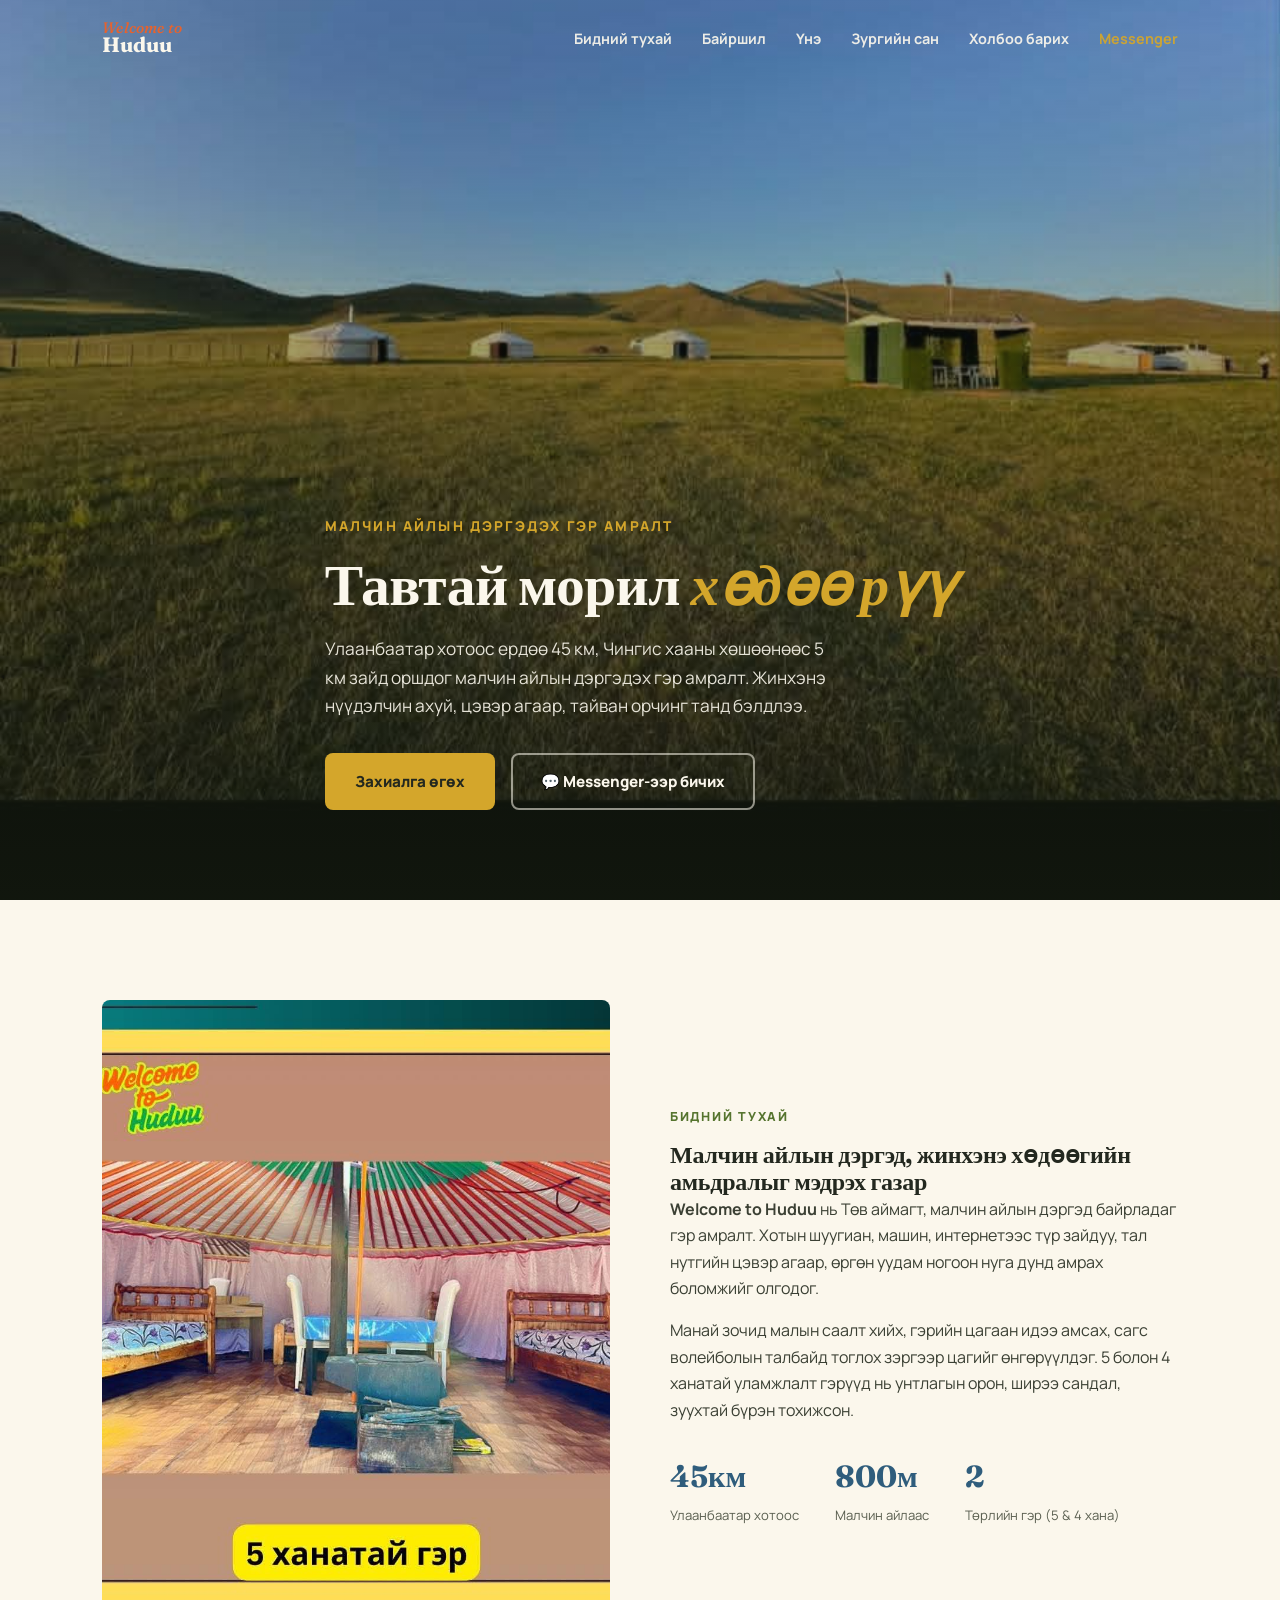
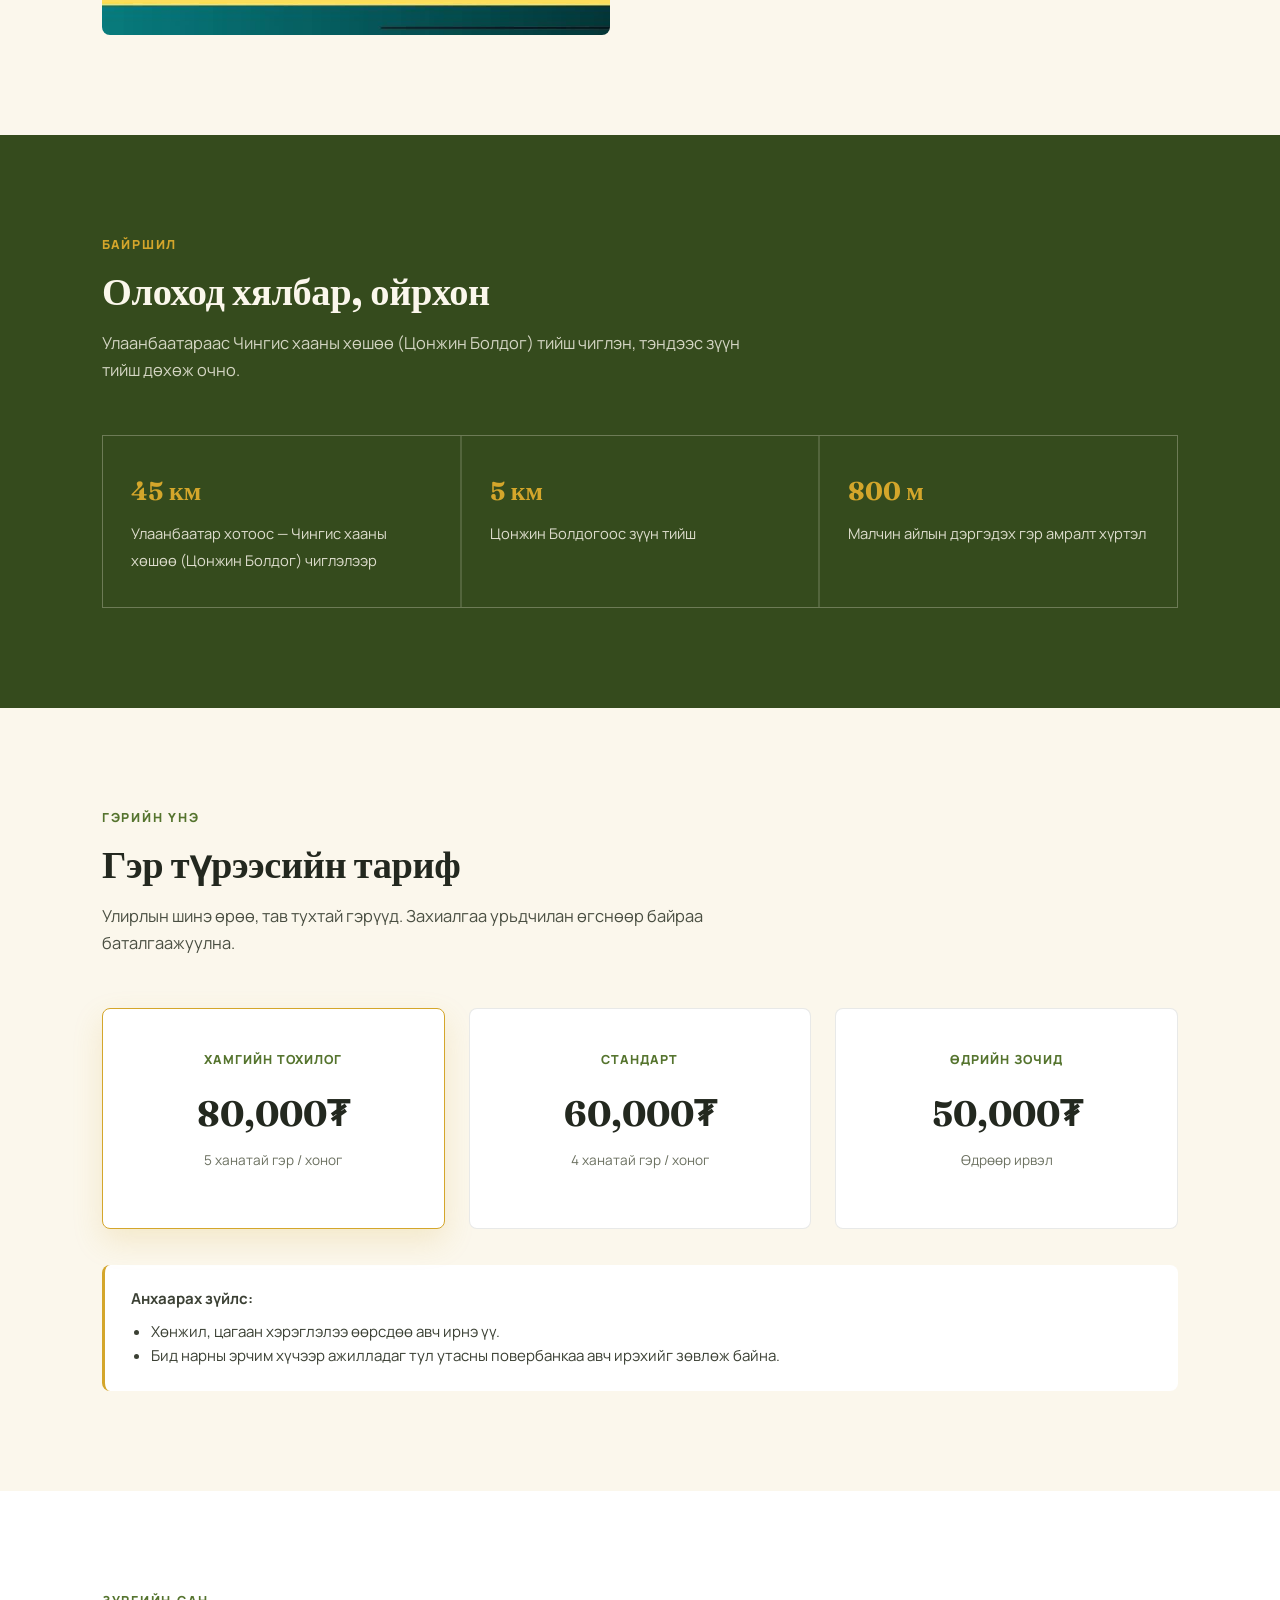
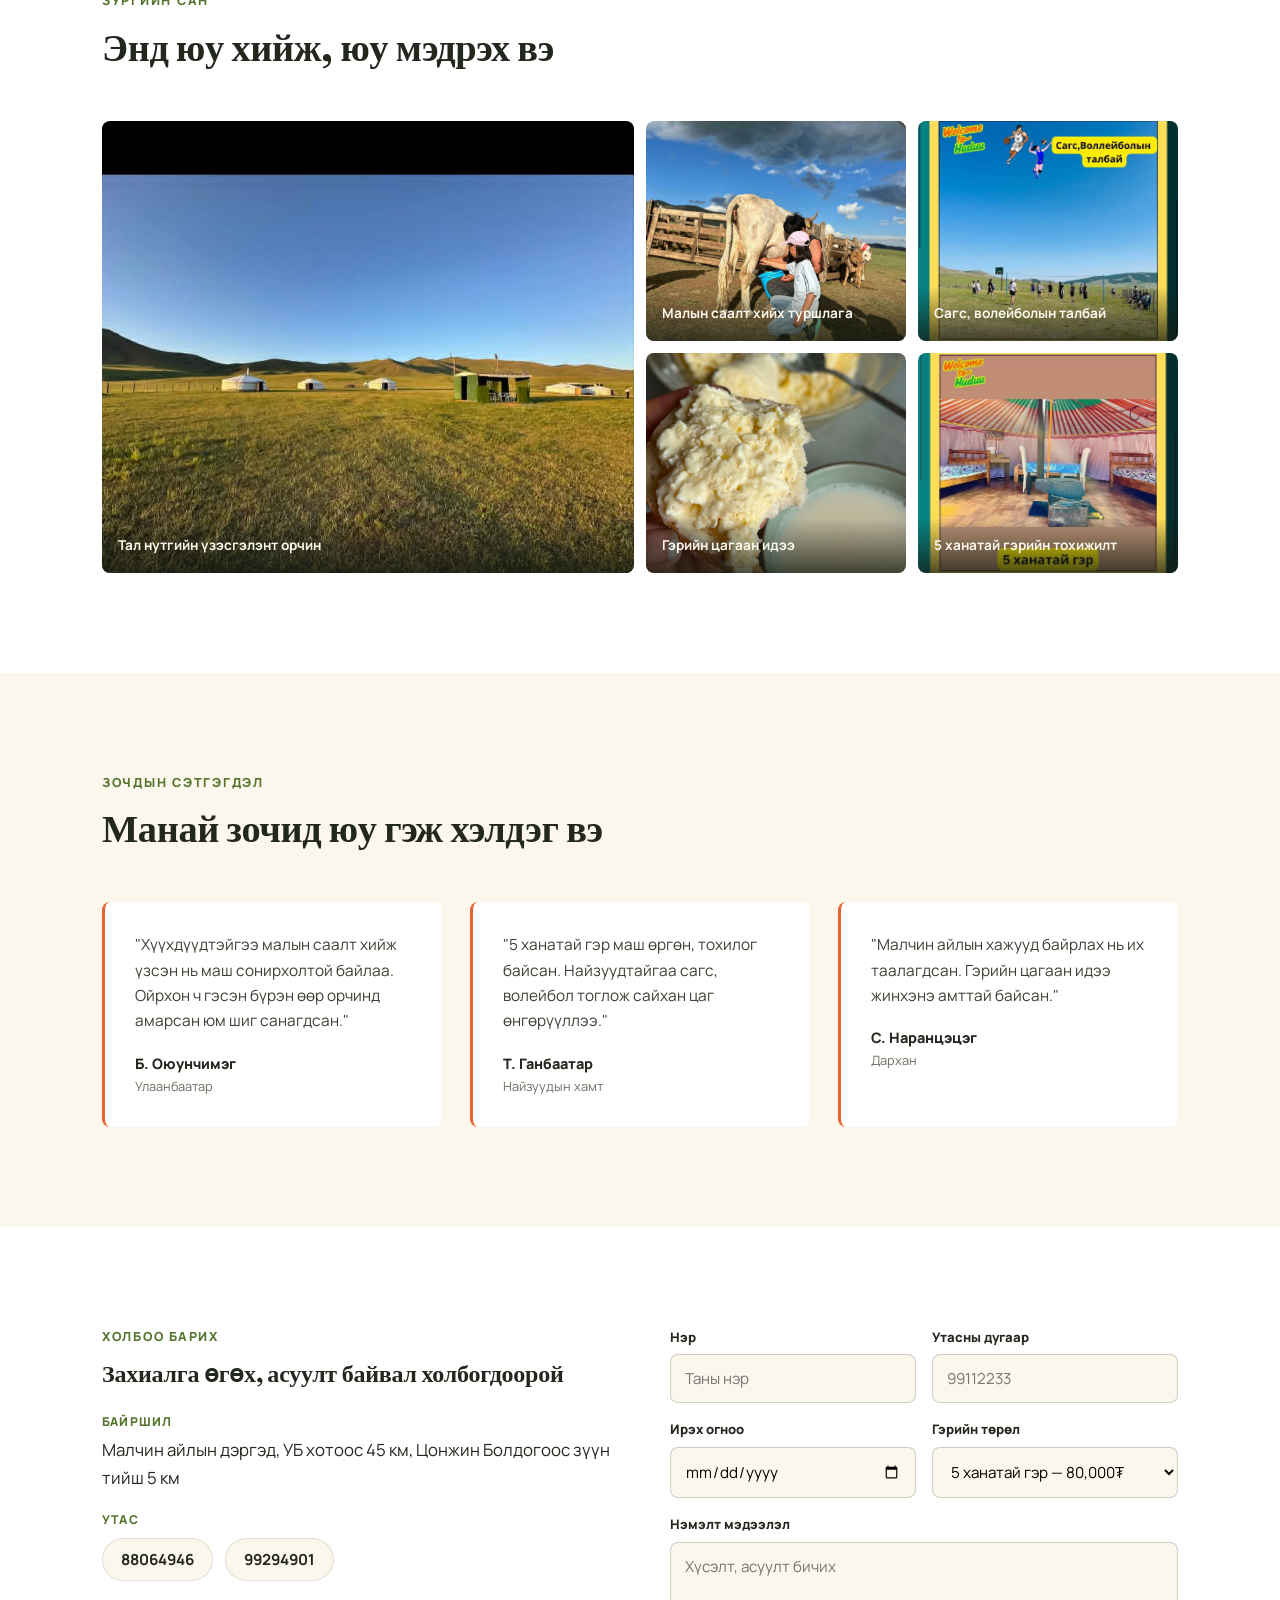
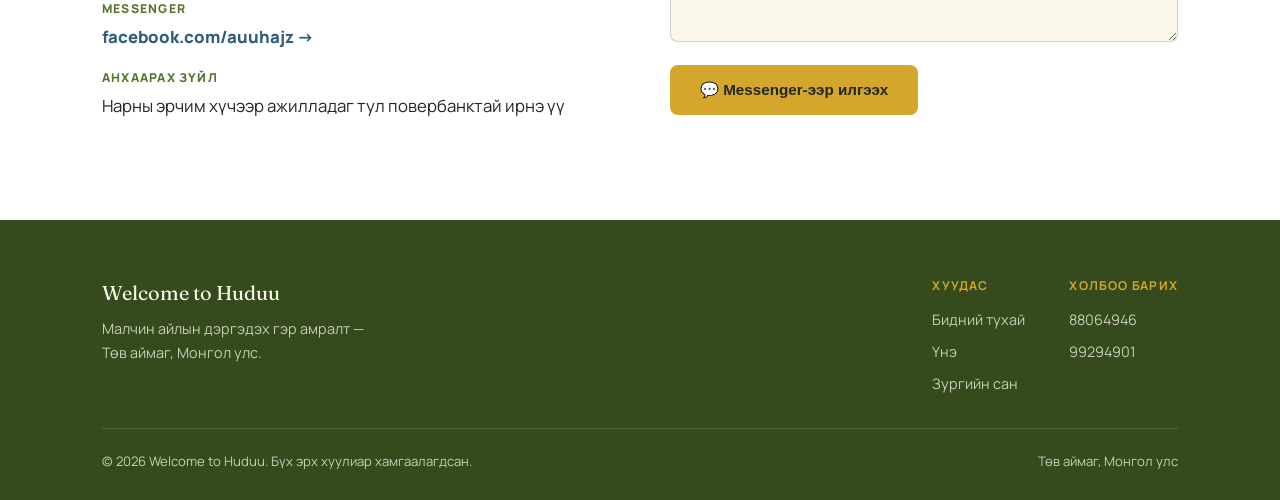
<file: index.html>
<!DOCTYPE html>
<html lang="mn">
<head>
<meta charset="UTF-8">
<meta name="viewport" content="width=device-width, initial-scale=1.0">
<title>Welcome to Huduu — Малчин айлын дэргэдэх гэр амралт</title>
<link rel="preconnect" href="https://fonts.googleapis.com">
<link rel="preconnect" href="https://fonts.gstatic.com" crossorigin>
<link href="https://fonts.googleapis.com/css2?family=Fraunces:ital,opsz,wght@0,9..144,400;0,9..144,600;0,9..144,700;1,9..144,500&family=Manrope:wght@400;500;600;700;800&display=swap" rel="stylesheet">
<style>
  :root{
    --color-sky:    #2F5D7C;
    --color-grass:  #55742E;
    --color-grass-dark: #354B1D;
    --color-gold:   #D4A62B;
    --color-orange: #E8622C;
    --color-cream:  #FBF7EC;
    --color-ink:    #23281F;
    --radius: 8px;
    --container: 1140px;
  }

  *{ box-sizing:border-box; margin:0; padding:0; }
  html{ scroll-behavior:smooth; }
  body{
    font-family:'Manrope', sans-serif;
    color:var(--color-ink);
    background:var(--color-cream);
    line-height:1.65;
    -webkit-font-smoothing:antialiased;
  }
  h1,h2,h3{ font-family:'Fraunces', serif; font-weight:700; line-height:1.12; letter-spacing:-0.01em; }
  a{ color:inherit; text-decoration:none; }
  img{ display:block; max-width:100%; }
  .container{ max-width:var(--container); margin:0 auto; padding:0 32px; }
  a:focus-visible, button:focus-visible, input:focus-visible, textarea:focus-visible{
    outline:3px solid var(--color-gold); outline-offset:3px;
  }

  /* ---------- NAV ---------- */
  .nav{
    position:fixed; top:0; left:0; right:0; z-index:100;
    padding:20px 0;
    transition: background .35s ease, padding .35s ease, box-shadow .35s ease;
  }
  .nav.scrolled{
    background:rgba(251,247,236,0.94);
    backdrop-filter: blur(6px);
    padding:12px 0;
    box-shadow:0 1px 0 rgba(35,40,31,0.1);
  }
  .nav .container{ display:flex; align-items:center; justify-content:space-between; }
  .brand{ display:flex; flex-direction:column; line-height:1; }
  .brand .l1{ font-family:'Fraunces', serif; font-style:italic; font-weight:500; font-size:0.95rem; color:var(--color-orange); }
  .brand .l2{ font-family:'Fraunces', serif; font-weight:700; font-size:1.3rem; color:var(--color-cream); transition:color .35s ease; }
  .nav.scrolled .brand .l2{ color:var(--color-grass-dark); }
  .nav-links{ display:flex; gap:30px; list-style:none; }
  .nav-links a{ font-size:0.9rem; font-weight:700; color:var(--color-cream); opacity:0.92; transition:color .35s ease; }
  .nav.scrolled .nav-links a{ color:var(--color-ink); }
  .nav-links a:hover{ text-decoration:underline; text-underline-offset:4px; }
  @media (max-width:760px){ .nav-links{ display:none; } }

  /* ---------- HERO ---------- */
  .hero{
    position:relative; min-height:100vh; display:flex; align-items:flex-end;
    background: linear-gradient(180deg, rgba(20,26,16,0.15) 0%, rgba(20,26,16,0.65) 78%, rgba(20,26,16,0.85) 100%),
                url('images/landscape-gers.jpg') center 60% / cover no-repeat;
  }
  .hero-content{ position:relative; z-index:2; color:var(--color-cream); padding:60px 0 90px; max-width:680px; }
  .eyebrow{ font-size:0.85rem; font-weight:800; letter-spacing:0.16em; text-transform:uppercase; color:var(--color-gold); margin-bottom:16px; display:block; }
  .hero h1{ font-size:clamp(2.2rem, 5vw, 3.6rem); margin-bottom:18px; }
  .hero h1 em{ font-style:italic; color:var(--color-gold); }
  .hero p{ font-size:1.08rem; color:rgba(251,247,236,0.9); max-width:520px; margin-bottom:32px; }
  .btn-row{ display:flex; gap:16px; flex-wrap:wrap; }
  .btn{ display:inline-block; padding:14px 28px; border-radius:var(--radius); font-weight:800; font-size:0.95rem;
        transition: transform .2s ease, box-shadow .2s ease; border:2px solid transparent; cursor:pointer; }
  .btn-primary{ background:var(--color-gold); color:var(--color-ink); }
  .btn-primary:hover{ transform:translateY(-2px); box-shadow:0 8px 20px rgba(212,166,43,0.4); }
  .btn-ghost{ background:transparent; border-color:rgba(251,247,236,0.55); color:var(--color-cream); }
  .btn-ghost:hover{ border-color:var(--color-cream); }

  /* ---------- SECTION HELPERS ---------- */
  section{ padding:100px 0; }
  .section-head{ max-width:640px; margin-bottom:52px; }
  .eyebrow-dark{ font-size:0.78rem; font-weight:800; letter-spacing:0.14em; text-transform:uppercase; color:var(--color-grass); margin-bottom:14px; display:block; }
  .section-head h2{ font-size:clamp(1.7rem, 3.2vw, 2.4rem); }
  .section-head p{ margin-top:16px; color:#4A4F42; font-size:1.03rem; }

  /* ---------- ABOUT ---------- */
  .about-grid{ display:grid; grid-template-columns:1fr 1fr; gap:60px; align-items:center; }
  .about-art{ border-radius:var(--radius); overflow:hidden; aspect-ratio:4/5; }
  .about-art img{ width:100%; height:100%; object-fit:cover; }
  .about-text p{ color:#3B4034; margin-bottom:16px; }
  .stat-row{ display:flex; gap:36px; margin-top:28px; flex-wrap:wrap; }
  .stat b{ font-family:'Fraunces', serif; font-size:1.9rem; display:block; color:var(--color-sky); }
  .stat span{ font-size:0.82rem; color:#5A5F50; }
  @media (max-width:860px){ .about-grid{ grid-template-columns:1fr; } }

  /* ---------- LOCATION ---------- */
  .location{ background:var(--color-grass-dark); color:var(--color-cream); }
  .location .eyebrow-dark{ color:var(--color-gold); }
  .location .section-head p{ color:rgba(251,247,236,0.8); }
  .loc-grid{ display:grid; grid-template-columns:repeat(3,1fr); gap:2px; background:rgba(251,247,236,0.15); border:1px solid rgba(251,247,236,0.15); }
  .loc-card{ background:var(--color-grass-dark); padding:34px 28px; }
  .loc-card b{ font-family:'Fraunces', serif; font-size:1.6rem; color:var(--color-gold); display:block; margin-bottom:8px; }
  .loc-card span{ font-size:0.92rem; color:rgba(251,247,236,0.85); }
  @media (max-width:760px){ .loc-grid{ grid-template-columns:1fr; } }

  /* ---------- PRICING ---------- */
  .pricing{ background:var(--color-cream); }
  .price-grid{ display:grid; grid-template-columns:repeat(3,1fr); gap:24px; }
  .price-card{ background:#fff; border:1px solid rgba(35,40,31,0.1); border-radius:var(--radius); padding:36px 28px; text-align:center; position:relative; }
  .price-card.featured{ border-color:var(--color-gold); box-shadow:0 12px 30px rgba(212,166,43,0.18); }
  .price-card .tag{ font-size:0.78rem; font-weight:800; text-transform:uppercase; letter-spacing:0.08em; color:var(--color-grass); }
  .price-card .amount{ font-family:'Fraunces', serif; font-size:2.2rem; font-weight:700; margin:14px 0 6px; color:var(--color-ink); }
  .price-card .unit{ font-size:0.85rem; color:#6B7060; margin-bottom:20px; display:block; }
  .price-note{ margin-top:36px; background:#fff; border-left:3px solid var(--color-gold); border-radius:var(--radius); padding:22px 26px; font-size:0.94rem; color:#3B4034; }
  .price-note ul{ margin-top:8px; padding-left:20px; }
  @media (max-width:860px){ .price-grid{ grid-template-columns:1fr; } }

  /* ---------- EXPERIENCE / GALLERY ---------- */
  .experience{ background:#fff; }
  .exp-grid{ display:grid; grid-template-columns:repeat(4,1fr); grid-auto-rows:220px; gap:12px; }
  .exp-grid figure{ position:relative; border-radius:var(--radius); overflow:hidden; }
  .exp-grid img{ width:100%; height:100%; object-fit:cover; transition:transform .4s ease; }
  .exp-grid figure:hover img{ transform:scale(1.05); }
  .exp-grid figcaption{
    position:absolute; left:0; right:0; bottom:0;
    padding:16px; font-size:0.85rem; font-weight:700; color:var(--color-cream);
    background:linear-gradient(180deg, rgba(20,26,16,0) 0%, rgba(20,26,16,0.75) 100%);
  }
  .exp-grid figure:nth-child(1){ grid-column:span 2; grid-row:span 2; }
  @media (max-width:860px){
    .exp-grid{ grid-template-columns:repeat(2,1fr); grid-auto-rows:180px; }
    .exp-grid figure:nth-child(1){ grid-column:span 2; grid-row:span 1; }
  }

  /* ---------- TESTIMONIALS ---------- */
  .testimonials{ background:var(--color-cream); }
  .testi-grid{ display:grid; grid-template-columns:repeat(3,1fr); gap:28px; }
  .testi-card{ background:#fff; padding:30px; border-radius:var(--radius); border-left:3px solid var(--color-orange); }
  .testi-card p{ font-size:0.96rem; margin-bottom:18px; color:#3B4034; }
  .testi-name{ font-weight:800; font-size:0.9rem; }
  .testi-role{ font-size:0.8rem; color:#6B7060; }
  @media (max-width:860px){ .testi-grid{ grid-template-columns:1fr; } }

  /* ---------- CONTACT ---------- */
  .contact{ background:#fff; }
  .contact-grid{ display:grid; grid-template-columns:1fr 1fr; gap:60px; }
  .contact-info dl{ margin-top:24px; }
  .contact-info dt{ font-size:0.76rem; text-transform:uppercase; letter-spacing:0.1em; color:var(--color-grass); font-weight:800; margin-top:18px; }
  .contact-info dd{ font-size:1.05rem; margin-top:4px; }
  .phone-row{ display:flex; gap:12px; flex-wrap:wrap; margin-top:8px; }
  .phone-pill{ background:var(--color-cream); border:1px solid rgba(35,40,31,0.12); border-radius:999px; padding:8px 18px; font-weight:700; font-size:0.95rem; }
  form{ display:flex; flex-direction:column; gap:16px; }
  .field-row{ display:grid; grid-template-columns:1fr 1fr; gap:16px; }
  label{ font-size:0.82rem; font-weight:800; margin-bottom:6px; display:block; }
  input, textarea{ width:100%; padding:13px 14px; border-radius:var(--radius); border:1px solid rgba(35,40,31,0.2); background:var(--color-cream); font-family:'Manrope', sans-serif; font-size:0.95rem; }
  textarea{ resize:vertical; min-height:100px; }
  @media (max-width:860px){ .contact-grid{ grid-template-columns:1fr; } .field-row{ grid-template-columns:1fr; } }

  /* ---------- FOOTER ---------- */
  footer{ background:var(--color-grass-dark); color:rgba(251,247,236,0.75); padding:56px 0 28px; }
  .footer-top{ display:flex; justify-content:space-between; flex-wrap:wrap; gap:28px; padding-bottom:32px; border-bottom:1px solid rgba(251,247,236,0.14); }
  .footer-brand{ font-family:'Fraunces', serif; color:var(--color-cream); font-size:1.25rem; margin-bottom:8px; }
  .footer-links{ display:flex; gap:44px; flex-wrap:wrap; }
  .footer-links h4{ font-size:0.76rem; text-transform:uppercase; letter-spacing:0.1em; color:var(--color-gold); margin-bottom:12px; }
  .footer-links ul{ list-style:none; display:flex; flex-direction:column; gap:8px; font-size:0.9rem; }
  .footer-bottom{ display:flex; justify-content:space-between; padding-top:22px; font-size:0.82rem; flex-wrap:wrap; gap:12px; }

  @media (prefers-reduced-motion: reduce){
    html{ scroll-behavior:auto; }
    *{ transition:none !important; }
  }
</style>
</head>
<body>

<nav class="nav" id="nav">
  <div class="container">
    <a class="brand" href="#top">
      <span class="l1">Welcome to</span>
      <span class="l2">Huduu</span>
    </a>
    <ul class="nav-links">
      <li><a href="#about">Бидний тухай</a></li>
      <li><a href="#location">Байршил</a></li>
      <li><a href="#pricing">Үнэ</a></li>
      <li><a href="#experience">Зургийн сан</a></li>
      <li><a href="#contact">Холбоо барих</a></li>
      <li><a href="https://m.me/auuhajz" target="_blank" rel="noopener" style="color:var(--color-gold);">Messenger</a></li>
    </ul>
  </div>
</nav>

<header class="hero" id="top">
  <div class="container hero-content">
    <span class="eyebrow">Малчин айлын дэргэдэх гэр амралт</span>
    <h1>Тавтай морил <em>хөдөө рүү</em></h1>
    <p>Улаанбаатар хотоос ердөө 45 км, Чингис хааны хөшөөнөөс 5 км зайд оршдог малчин айлын дэргэдэх гэр амралт. Жинхэнэ нүүдэлчин ахуй, цэвэр агаар, тайван орчинг танд бэлдлээ.</p>
    <div class="btn-row">
      <a href="#contact" class="btn btn-primary">Захиалга өгөх</a>
      <a href="https://m.me/auuhajz" target="_blank" rel="noopener" class="btn btn-ghost">💬 Messenger-ээр бичих</a>
    </div>
  </div>
</header>

<section class="about" id="about">
  <div class="container about-grid">
    <div class="about-art">
      <img src="images/ger-interior.jpg" alt="5 ханатай гэрийн дотоод тохижилт" loading="lazy">
    </div>
    <div class="about-text">
      <span class="eyebrow-dark">Бидний тухай</span>
      <h2>Малчин айлын дэргэд, жинхэнэ хөдөөгийн амьдралыг мэдрэх газар</h2>
      <p><strong>Welcome to Huduu</strong> нь Төв аймагт, малчин айлын дэргэд байрладаг гэр амралт. Хотын шуугиан, машин, интернетээс түр зайдуу, тал нутгийн цэвэр агаар, өргөн уудам ногоон нуга дунд амрах боломжийг олгодог.</p>
      <p>Манай зочид малын саалт хийх, гэрийн цагаан идээ амсах, сагс волейболын талбайд тоглох зэргээр цагийг өнгөрүүлдэг. 5 болон 4 ханатай уламжлалт гэрүүд нь унтлагын орон, ширээ сандал, зуухтай бүрэн тохижсон.</p>
      <div class="stat-row">
        <div class="stat"><b>45км</b><span>Улаанбаатар хотоос</span></div>
        <div class="stat"><b>800м</b><span>Малчин айлаас</span></div>
        <div class="stat"><b>2</b><span>Төрлийн гэр (5 & 4 хана)</span></div>
      </div>
    </div>
  </div>
</section>

<section class="location" id="location">
  <div class="container">
    <div class="section-head">
      <span class="eyebrow-dark">Байршил</span>
      <h2>Олоход хялбар, ойрхон</h2>
      <p>Улаанбаатараас Чингис хааны хөшөө (Цонжин Болдог) тийш чиглэн, тэндээс зүүн тийш дөхөж очно.</p>
    </div>
    <div class="loc-grid">
      <div class="loc-card">
        <b>45 км</b>
        <span>Улаанбаатар хотоос — Чингис хааны хөшөө (Цонжин Болдог) чиглэлээр</span>
      </div>
      <div class="loc-card">
        <b>5 км</b>
        <span>Цонжин Болдогоос зүүн тийш</span>
      </div>
      <div class="loc-card">
        <b>800 м</b>
        <span>Малчин айлын дэргэдэх гэр амралт хүртэл</span>
      </div>
    </div>
  </div>
</section>

<section class="pricing" id="pricing">
  <div class="container">
    <div class="section-head">
      <span class="eyebrow-dark">Гэрийн үнэ</span>
      <h2>Гэр түрээсийн тариф</h2>
      <p>Улирлын шинэ өрөө, тав тухтай гэрүүд. Захиалгаа урьдчилан өгснөөр байраа баталгаажуулна.</p>
    </div>
    <div class="price-grid">
      <div class="price-card featured">
        <span class="tag">Хамгийн тохилог</span>
        <div class="amount">80,000₮</div>
        <span class="unit">5 ханатай гэр / хоног</span>
      </div>
      <div class="price-card">
        <span class="tag">Стандарт</span>
        <div class="amount">60,000₮</div>
        <span class="unit">4 ханатай гэр / хоног</span>
      </div>
      <div class="price-card">
        <span class="tag">Өдрийн зочид</span>
        <div class="amount">50,000₮</div>
        <span class="unit">Өдрөөр ирвэл</span>
      </div>
    </div>
    <div class="price-note">
      <strong>Анхаарах зүйлс:</strong>
      <ul>
        <li>Хөнжил, цагаан хэрэглэлээ өөрсдөө авч ирнэ үү.</li>
        <li>Бид нарны эрчим хүчээр ажилладаг тул утасны повербанкаа авч ирэхийг зөвлөж байна.</li>
      </ul>
    </div>
  </div>
</section>

<section class="experience" id="experience">
  <div class="container">
    <div class="section-head">
      <span class="eyebrow-dark">Зургийн сан</span>
      <h2>Энд юу хийж, юу мэдрэх вэ</h2>
    </div>
    <div class="exp-grid">
      <figure>
        <img src="images/landscape-gers.jpg" alt="Тал нутагт байрлах гэрийн бааз, наран жаргалт" loading="lazy">
        <figcaption>Тал нутгийн үзэсгэлэнт орчин</figcaption>
      </figure>
      <figure>
        <img src="images/milking-cow.jpg" alt="Малын саалт хийж буй зочид" loading="lazy">
        <figcaption>Малын саалт хийх туршлага</figcaption>
      </figure>
      <figure>
        <img src="images/sports-court.jpg" alt="Сагс, волейболын талбай" loading="lazy">
        <figcaption>Сагс, волейболын талбай</figcaption>
      </figure>
      <figure>
        <img src="images/urum-food.jpg" alt="Гэрийн цагаан идээ, өрөм" loading="lazy">
        <figcaption>Гэрийн цагаан идээ</figcaption>
      </figure>
      <figure>
        <img src="images/ger-interior.jpg" alt="5 ханатай гэрийн дотоод" loading="lazy">
        <figcaption>5 ханатай гэрийн тохижилт</figcaption>
      </figure>
    </div>
  </div>
</section>

<section class="testimonials">
  <div class="container">
    <div class="section-head">
      <span class="eyebrow-dark">Зочдын сэтгэгдэл</span>
      <h2>Манай зочид юу гэж хэлдэг вэ</h2>
    </div>
    <div class="testi-grid">
      <div class="testi-card">
        <p>"Хүүхдүүдтэйгээ малын саалт хийж үзсэн нь маш сонирхолтой байлаа. Ойрхон ч гэсэн бүрэн өөр орчинд амарсан юм шиг санагдсан."</p>
        <div class="testi-name">Б. Оюунчимэг</div>
        <div class="testi-role">Улаанбаатар</div>
      </div>
      <div class="testi-card">
        <p>"5 ханатай гэр маш өргөн, тохилог байсан. Найзуудтайгаа сагс, волейбол тоглож сайхан цаг өнгөрүүллээ."</p>
        <div class="testi-name">Т. Ганбаатар</div>
        <div class="testi-role">Найзуудын хамт</div>
      </div>
      <div class="testi-card">
        <p>"Малчин айлын хажууд байрлах нь их таалагдсан. Гэрийн цагаан идээ жинхэнэ амттай байсан."</p>
        <div class="testi-name">С. Наранцэцэг</div>
        <div class="testi-role">Дархан</div>
      </div>
    </div>
  </div>
</section>

<section class="contact" id="contact">
  <div class="container contact-grid">
    <div class="contact-info">
      <span class="eyebrow-dark">Холбоо барих</span>
      <h2>Захиалга өгөх, асуулт байвал холбогдоорой</h2>
      <dl>
        <dt>Байршил</dt>
        <dd>Малчин айлын дэргэд, УБ хотоос 45 км, Цонжин Болдогоос зүүн тийш 5 км</dd>
        <dt>Утас</dt>
        <dd>
          <div class="phone-row">
            <span class="phone-pill">88064946</span>
            <span class="phone-pill">99294901</span>
          </div>
        </dd>
        <dt>Messenger</dt>
        <dd><a href="https://m.me/auuhajz" target="_blank" rel="noopener" style="font-weight:800; color:var(--color-sky);">facebook.com/auuhajz →</a></dd>
        <dt>Анхаарах зүйл</dt>
        <dd>Нарны эрчим хүчээр ажилладаг тул повербанктай ирнэ үү</dd>
      </dl>
    </div>
    <form id="bookingForm">
      <div class="field-row">
        <div>
          <label for="name">Нэр</label>
          <input id="name" name="name" type="text" placeholder="Таны нэр" required>
        </div>
        <div>
          <label for="phone">Утасны дугаар</label>
          <input id="phone" name="phone" type="tel" placeholder="99112233" required>
        </div>
      </div>
      <div class="field-row">
        <div>
          <label for="date">Ирэх огноо</label>
          <input id="date" name="date" type="date">
        </div>
        <div>
          <label for="gerType">Гэрийн төрөл</label>
          <select id="gerType" name="gerType" style="width:100%; padding:13px 14px; border-radius:8px; border:1px solid rgba(35,40,31,0.2); background:var(--color-cream); font-family:'Manrope',sans-serif; font-size:0.95rem;">
            <option value="5-wall">5 ханатай гэр — 80,000₮</option>
            <option value="4-wall">4 ханатай гэр — 60,000₮</option>
            <option value="day">Өдрөөр — 50,000₮</option>
          </select>
        </div>
      </div>
      <div>
        <label for="message">Нэмэлт мэдээлэл</label>
        <textarea id="message" name="message" placeholder="Хүсэлт, асуулт бичих"></textarea>
      </div>
      <button type="submit" class="btn btn-primary" style="align-self:flex-start;">💬 Messenger-ээр илгээх</button>
    </form>
  </div>
</section>

<footer>
  <div class="container">
    <div class="footer-top">
      <div>
        <div class="footer-brand">Welcome to Huduu</div>
        <p style="max-width:280px; font-size:0.9rem;">Малчин айлын дэргэдэх гэр амралт — Төв аймаг, Монгол улс.</p>
      </div>
      <div class="footer-links">
        <div>
          <h4>Хуудас</h4>
          <ul>
            <li><a href="#about">Бидний тухай</a></li>
            <li><a href="#pricing">Үнэ</a></li>
            <li><a href="#experience">Зургийн сан</a></li>
          </ul>
        </div>
        <div>
          <h4>Холбоо барих</h4>
          <ul>
            <li>88064946</li>
            <li>99294901</li>
          </ul>
        </div>
      </div>
    </div>
    <div class="footer-bottom">
      <span>© 2026 Welcome to Huduu. Бүх эрх хуулиар хамгаалагдсан.</span>
      <span>Төв аймаг, Монгол улс</span>
    </div>
  </div>
</footer>

<script>
  const nav = document.getElementById('nav');
  window.addEventListener('scroll', () => {
    nav.classList.toggle('scrolled', window.scrollY > 40);
  });

  const form = document.getElementById('bookingForm');
  const MESSENGER_USERNAME = 'auuhajz'; // facebook.com/auuhajz

  form.addEventListener('submit', (e) => {
    e.preventDefault();
    const name = document.getElementById('name').value || 'Зочин';
    const phone = document.getElementById('phone').value || '-';
    const date = document.getElementById('date').value || '-';
    const gerTypeSelect = document.getElementById('gerType');
    const gerType = gerTypeSelect.options[gerTypeSelect.selectedIndex].text;
    const message = document.getElementById('message').value || '-';

    const summary =
      `Сайн байна уу, захиалга хийе.\n` +
      `Нэр: ${name}\n` +
      `Утас: ${phone}\n` +
      `Ирэх огноо: ${date}\n` +
      `Гэрийн төрөл: ${gerType}\n` +
      `Нэмэлт: ${message}`;

    const messengerUrl = `https://m.me/${MESSENGER_USERNAME}?text=${encodeURIComponent(summary)}`;
    window.open(messengerUrl, '_blank', 'noopener');
  });
</script>

</body>
</html>
</file>
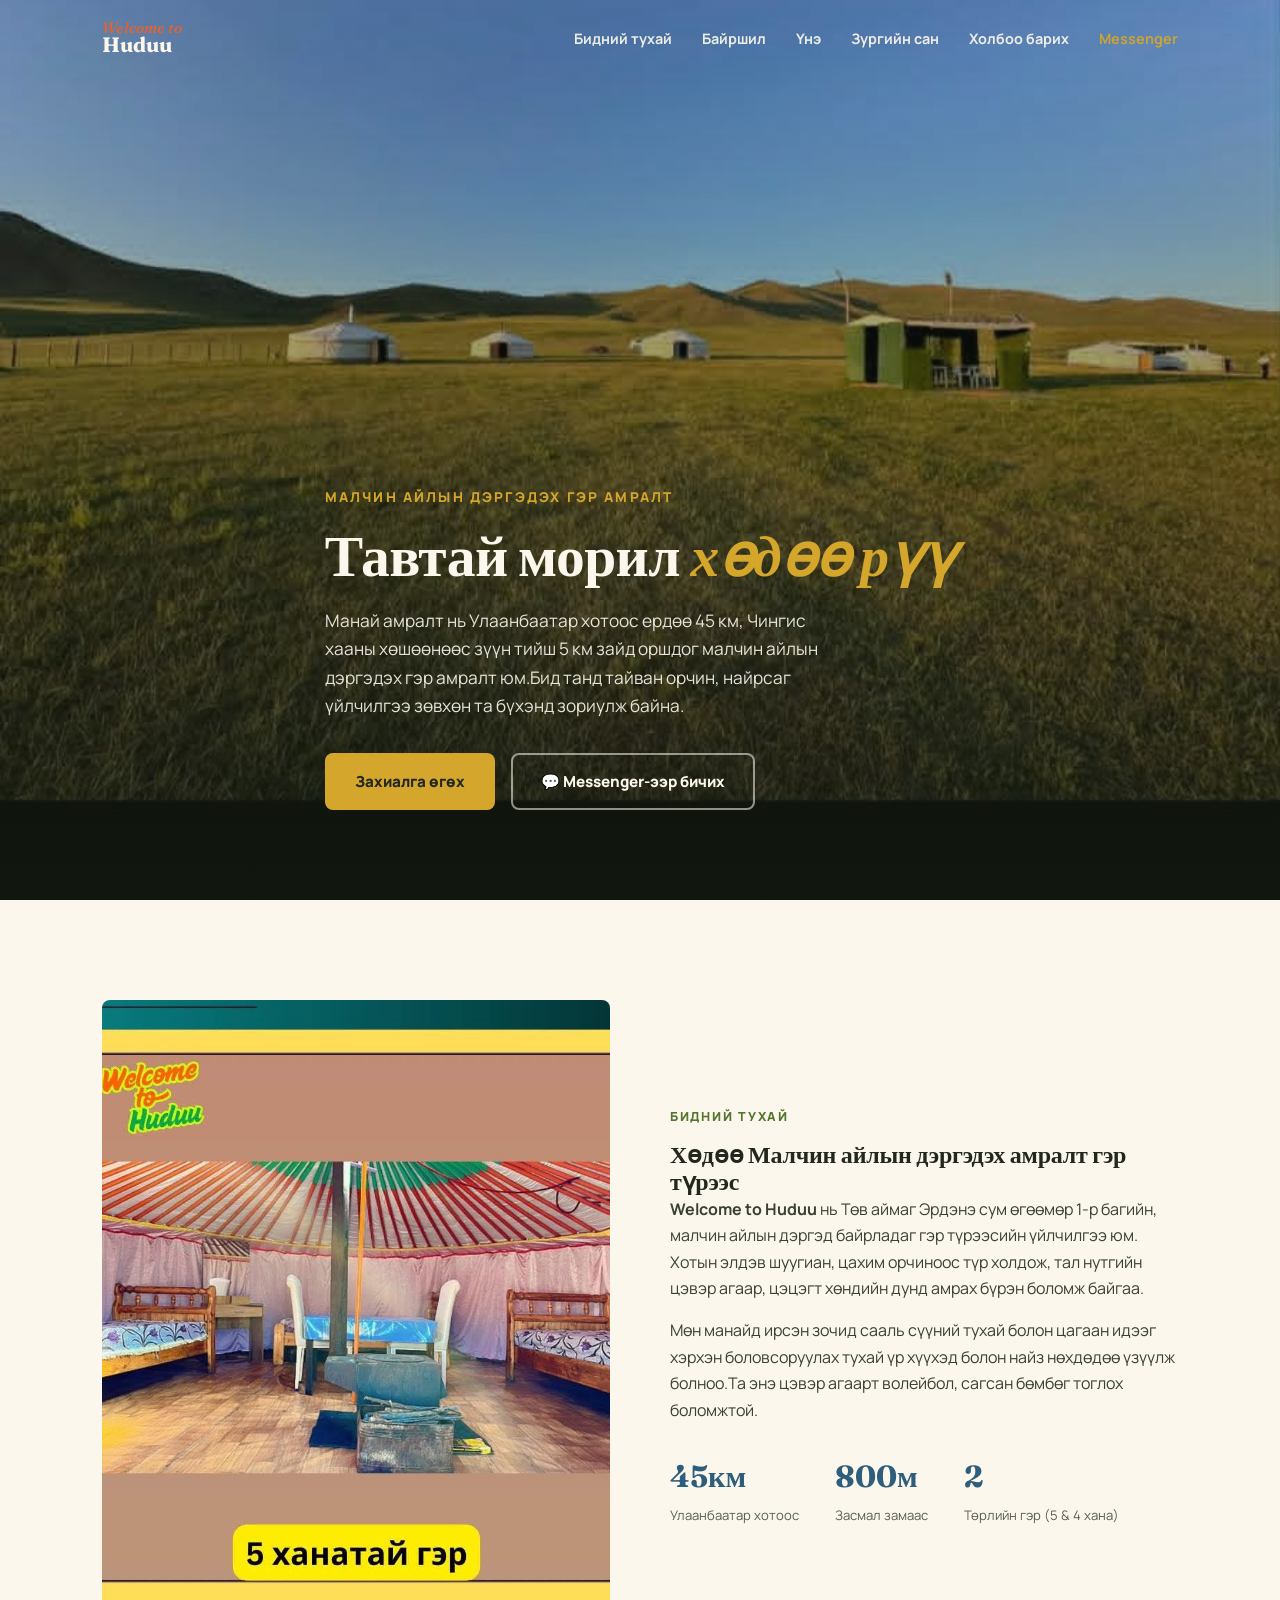
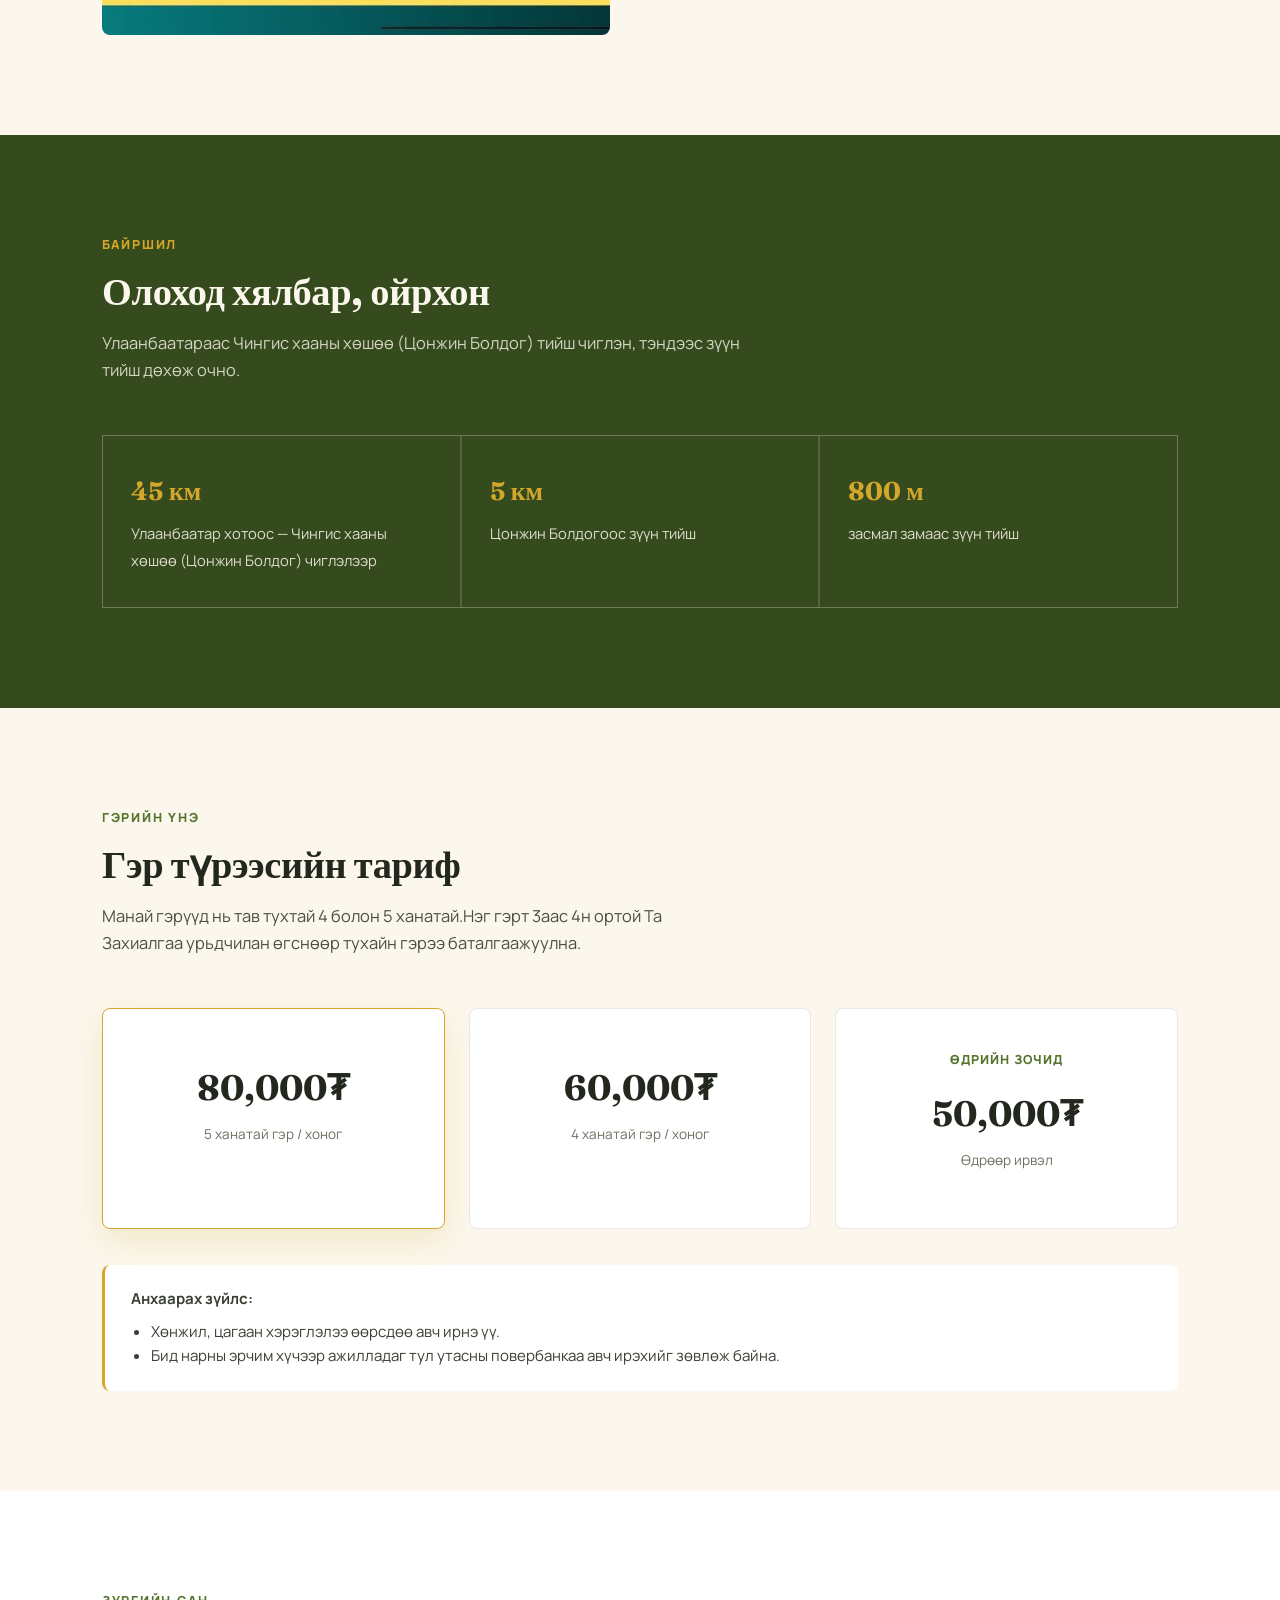
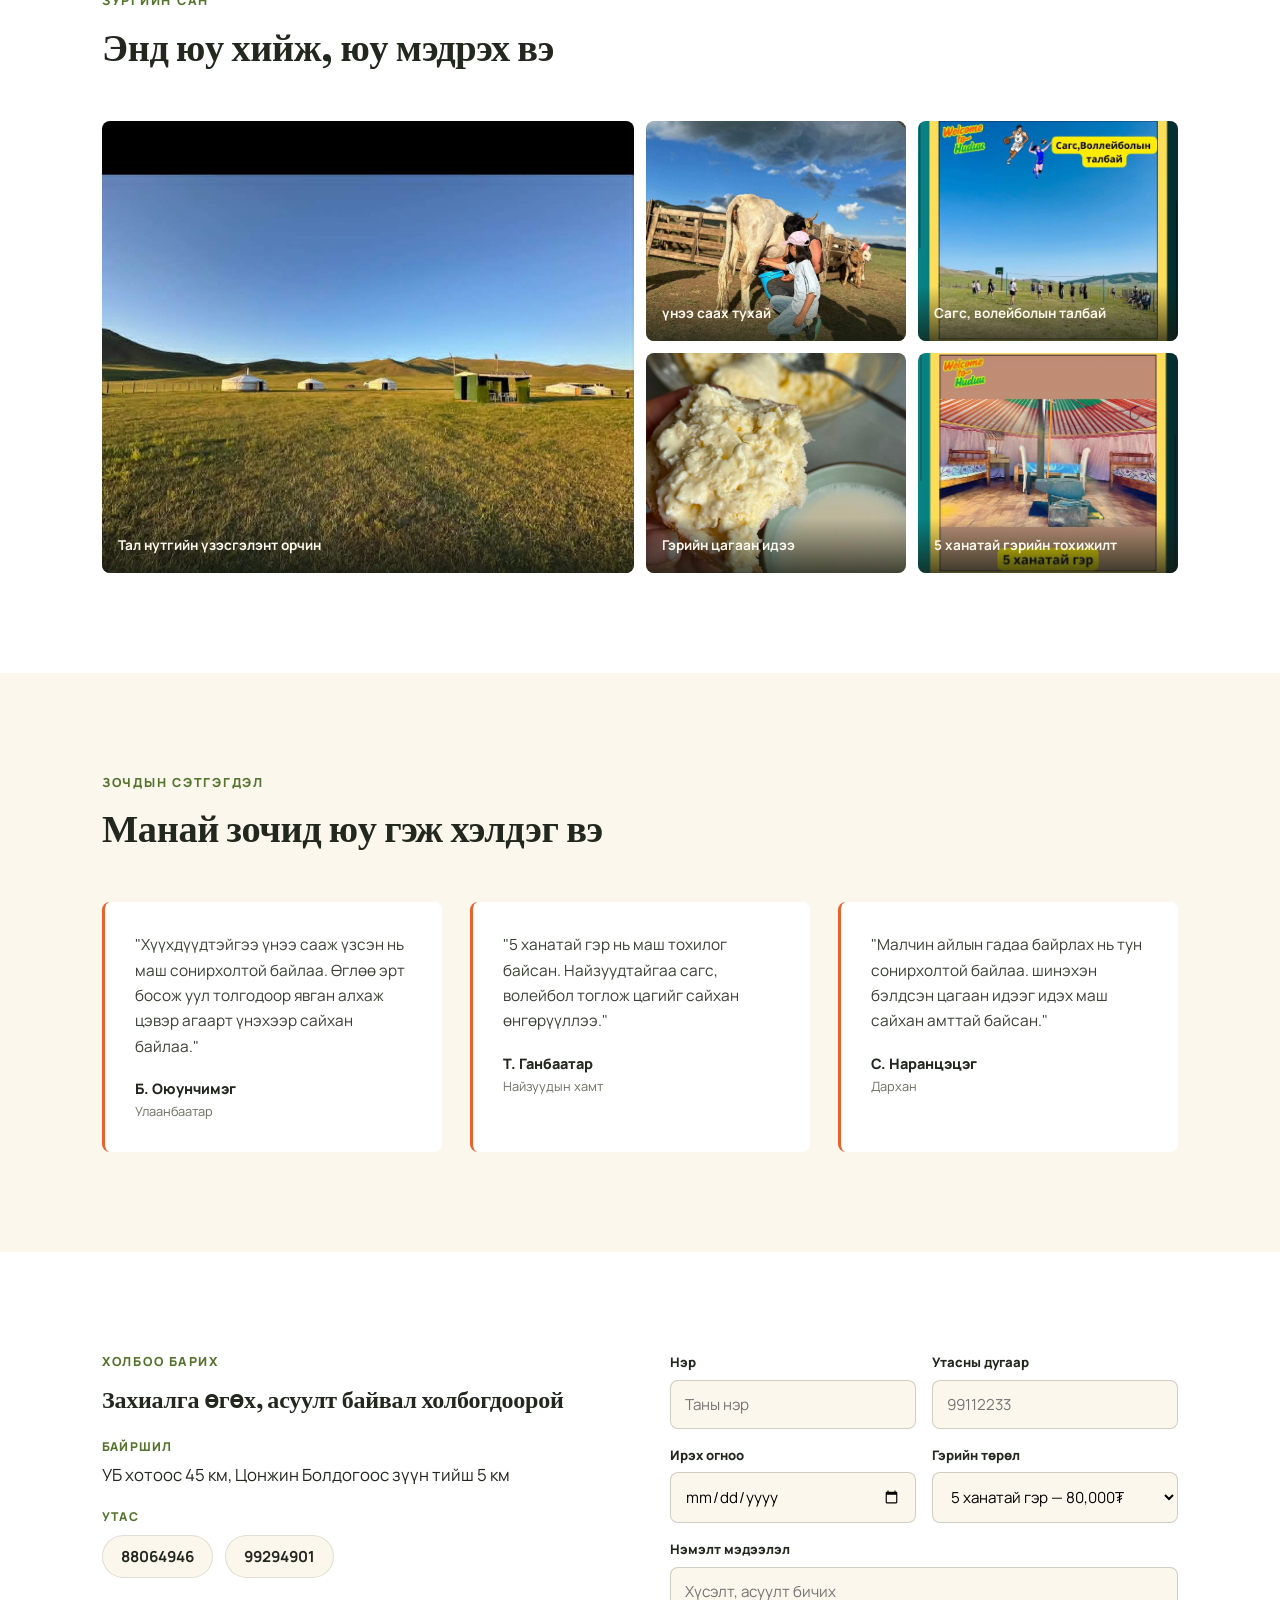
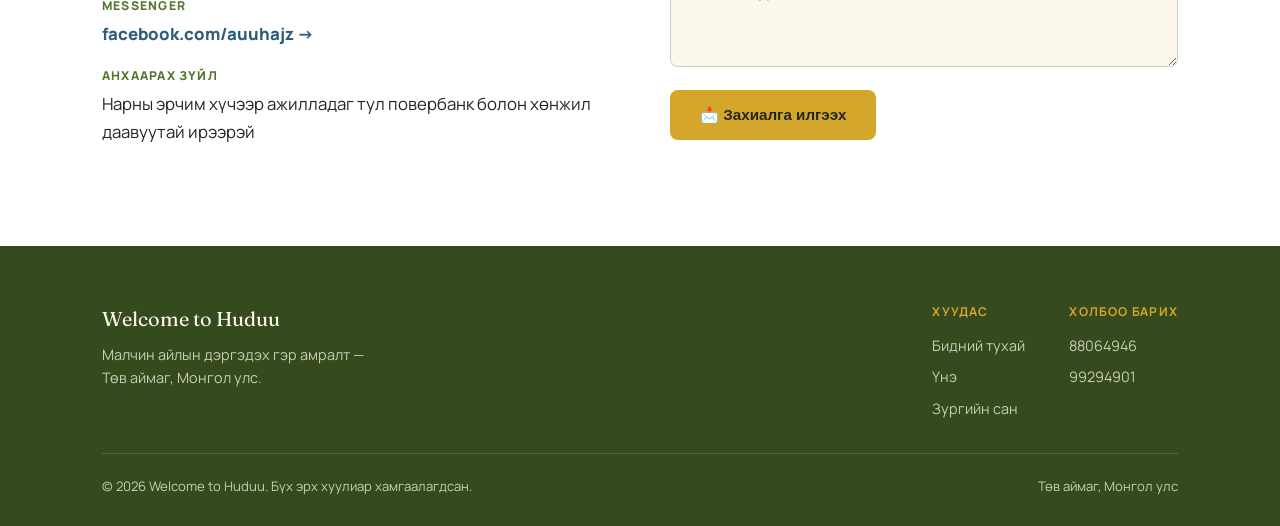
<file: gg.html>
<!DOCTYPE html>
<html lang="mn">
<head>
<meta charset="UTF-8">
<meta name="viewport" content="width=device-width, initial-scale=1.0">
<title>Welcome to Huduu — Малчин айлын дэргэдэх гэр амралт</title>
<link rel="preconnect" href="https://fonts.googleapis.com">
<link rel="preconnect" href="https://fonts.gstatic.com" crossorigin>
<link href="https://fonts.googleapis.com/css2?family=Fraunces:ital,opsz,wght@0,9..144,400;0,9..144,600;0,9..144,700;1,9..144,500&family=Manrope:wght@400;500;600;700;800&display=swap" rel="stylesheet">
<style>
  :root{
    --color-sky:    #2F5D7C;
    --color-grass:  #55742E;
    --color-grass-dark: #354B1D;
    --color-gold:   #D4A62B;
    --color-orange: #E8622C;
    --color-cream:  #FBF7EC;
    --color-ink:    #23281F;
    --radius: 8px;
    --container: 1140px;
  }

  *{ box-sizing:border-box; margin:0; padding:0; }
  html{ scroll-behavior:smooth; }
  body{
    font-family:'Manrope', sans-serif;
    color:var(--color-ink);
    background:var(--color-cream);
    line-height:1.65;
    -webkit-font-smoothing:antialiased;
  }
  h1,h2,h3{ font-family:'Fraunces', serif; font-weight:700; line-height:1.12; letter-spacing:-0.01em; }
  a{ color:inherit; text-decoration:none; }
  img{ display:block; max-width:100%; }
  .container{ max-width:var(--container); margin:0 auto; padding:0 32px; }
  a:focus-visible, button:focus-visible, input:focus-visible, textarea:focus-visible{
    outline:3px solid var(--color-gold); outline-offset:3px;
  }

  /* ---------- NAV ---------- */
  .nav{
    position:fixed; top:0; left:0; right:0; z-index:100;
    padding:20px 0;
    transition: background .35s ease, padding .35s ease, box-shadow .35s ease;
  }
  .nav.scrolled{
    background:rgba(251,247,236,0.94);
    backdrop-filter: blur(6px);
    padding:12px 0;
    box-shadow:0 1px 0 rgba(35,40,31,0.1);
  }
  .nav .container{ display:flex; align-items:center; justify-content:space-between; }
  .brand{ display:flex; flex-direction:column; line-height:1; }
  .brand .l1{ font-family:'Fraunces', serif; font-style:italic; font-weight:500; font-size:0.95rem; color:var(--color-orange); }
  .brand .l2{ font-family:'Fraunces', serif; font-weight:700; font-size:1.3rem; color:var(--color-cream); transition:color .35s ease; }
  .nav.scrolled .brand .l2{ color:var(--color-grass-dark); }
  .nav-links{ display:flex; gap:30px; list-style:none; }
  .nav-links a{ font-size:0.9rem; font-weight:700; color:var(--color-cream); opacity:0.92; transition:color .35s ease; }
  .nav.scrolled .nav-links a{ color:var(--color-ink); }
  .nav-links a:hover{ text-decoration:underline; text-underline-offset:4px; }
  @media (max-width:760px){ .nav-links{ display:none; } }

  /* ---------- HERO ---------- */
  .hero{
    position:relative; min-height:100vh; display:flex; align-items:flex-end;
    background: linear-gradient(180deg, rgba(20,26,16,0.15) 0%, rgba(20,26,16,0.65) 78%, rgba(20,26,16,0.85) 100%),
                url('landscape-gers.jpg') center 60% / cover no-repeat;
  }
  .hero-content{ position:relative; z-index:2; color:var(--color-cream); padding:60px 0 90px; max-width:680px; }
  .eyebrow{ font-size:0.85rem; font-weight:800; letter-spacing:0.16em; text-transform:uppercase; color:var(--color-gold); margin-bottom:16px; display:block; }
  .hero h1{ font-size:clamp(2.2rem, 5vw, 3.6rem); margin-bottom:18px; }
  .hero h1 em{ font-style:italic; color:var(--color-gold); }
  .hero p{ font-size:1.08rem; color:rgba(251,247,236,0.9); max-width:520px; margin-bottom:32px; }
  .btn-row{ display:flex; gap:16px; flex-wrap:wrap; }
  .btn{ display:inline-block; padding:14px 28px; border-radius:var(--radius); font-weight:800; font-size:0.95rem;
        transition: transform .2s ease, box-shadow .2s ease; border:2px solid transparent; cursor:pointer; }
  .btn-primary{ background:var(--color-gold); color:var(--color-ink); }
  .btn-primary:hover{ transform:translateY(-2px); box-shadow:0 8px 20px rgba(212,166,43,0.4); }
  .btn-ghost{ background:transparent; border-color:rgba(251,247,236,0.55); color:var(--color-cream); }
  .btn-ghost:hover{ border-color:var(--color-cream); }

  /* ---------- SECTION HELPERS ---------- */
  section{ padding:100px 0; }
  .section-head{ max-width:640px; margin-bottom:52px; }
  .eyebrow-dark{ font-size:0.78rem; font-weight:800; letter-spacing:0.14em; text-transform:uppercase; color:var(--color-grass); margin-bottom:14px; display:block; }
  .section-head h2{ font-size:clamp(1.7rem, 3.2vw, 2.4rem); }
  .section-head p{ margin-top:16px; color:#4A4F42; font-size:1.03rem; }

  /* ---------- ABOUT ---------- */
  .about-grid{ display:grid; grid-template-columns:1fr 1fr; gap:60px; align-items:center; }
  .about-art{ border-radius:var(--radius); overflow:hidden; aspect-ratio:4/5; }
  .about-art img{ width:100%; height:100%; object-fit:cover; }
  .about-text p{ color:#3B4034; margin-bottom:16px; }
  .stat-row{ display:flex; gap:36px; margin-top:28px; flex-wrap:wrap; }
  .stat b{ font-family:'Fraunces', serif; font-size:1.9rem; display:block; color:var(--color-sky); }
  .stat span{ font-size:0.82rem; color:#5A5F50; }
  @media (max-width:860px){ .about-grid{ grid-template-columns:1fr; } }

  /* ---------- LOCATION ---------- */
  .location{ background:var(--color-grass-dark); color:var(--color-cream); }
  .location .eyebrow-dark{ color:var(--color-gold); }
  .location .section-head p{ color:rgba(251,247,236,0.8); }
  .loc-grid{ display:grid; grid-template-columns:repeat(3,1fr); gap:2px; background:rgba(251,247,236,0.15); border:1px solid rgba(251,247,236,0.15); }
  .loc-card{ background:var(--color-grass-dark); padding:34px 28px; }
  .loc-card b{ font-family:'Fraunces', serif; font-size:1.6rem; color:var(--color-gold); display:block; margin-bottom:8px; }
  .loc-card span{ font-size:0.92rem; color:rgba(251,247,236,0.85); }
  @media (max-width:760px){ .loc-grid{ grid-template-columns:1fr; } }

  /* ---------- PRICING ---------- */
  .pricing{ background:var(--color-cream); }
  .price-grid{ display:grid; grid-template-columns:repeat(3,1fr); gap:24px; }
  .price-card{ background:#fff; border:1px solid rgba(35,40,31,0.1); border-radius:var(--radius); padding:36px 28px; text-align:center; position:relative; }
  .price-card.featured{ border-color:var(--color-gold); box-shadow:0 12px 30px rgba(212,166,43,0.18); }
  .price-card .tag{ font-size:0.78rem; font-weight:800; text-transform:uppercase; letter-spacing:0.08em; color:var(--color-grass); }
  .price-card .amount{ font-family:'Fraunces', serif; font-size:2.2rem; font-weight:700; margin:14px 0 6px; color:var(--color-ink); }
  .price-card .unit{ font-size:0.85rem; color:#6B7060; margin-bottom:20px; display:block; }
  .price-note{ margin-top:36px; background:#fff; border-left:3px solid var(--color-gold); border-radius:var(--radius); padding:22px 26px; font-size:0.94rem; color:#3B4034; }
  .price-note ul{ margin-top:8px; padding-left:20px; }
  @media (max-width:860px){ .price-grid{ grid-template-columns:1fr; } }

  /* ---------- EXPERIENCE / GALLERY ---------- */
  .experience{ background:#fff; }
  .exp-grid{ display:grid; grid-template-columns:repeat(4,1fr); grid-auto-rows:220px; gap:12px; }
  .exp-grid figure{ position:relative; border-radius:var(--radius); overflow:hidden; }
  .exp-grid img{ width:100%; height:100%; object-fit:cover; transition:transform .4s ease; }
  .exp-grid figure:hover img{ transform:scale(1.05); }
  .exp-grid figcaption{
    position:absolute; left:0; right:0; bottom:0;
    padding:16px; font-size:0.85rem; font-weight:700; color:var(--color-cream);
    background:linear-gradient(180deg, rgba(20,26,16,0) 0%, rgba(20,26,16,0.75) 100%);
  }
  .exp-grid figure:nth-child(1){ grid-column:span 2; grid-row:span 2; }
  @media (max-width:860px){
    .exp-grid{ grid-template-columns:repeat(2,1fr); grid-auto-rows:180px; }
    .exp-grid figure:nth-child(1){ grid-column:span 2; grid-row:span 1; }
  }

  /* ---------- TESTIMONIALS ---------- */
  .testimonials{ background:var(--color-cream); }
  .testi-grid{ display:grid; grid-template-columns:repeat(3,1fr); gap:28px; }
  .testi-card{ background:#fff; padding:30px; border-radius:var(--radius); border-left:3px solid var(--color-orange); }
  .testi-card p{ font-size:0.96rem; margin-bottom:18px; color:#3B4034; }
  .testi-name{ font-weight:800; font-size:0.9rem; }
  .testi-role{ font-size:0.8rem; color:#6B7060; }
  @media (max-width:860px){ .testi-grid{ grid-template-columns:1fr; } }

  /* ---------- CONTACT ---------- */
  .contact{ background:#fff; }
  .contact-grid{ display:grid; grid-template-columns:1fr 1fr; gap:60px; }
  .contact-info dl{ margin-top:24px; }
  .contact-info dt{ font-size:0.76rem; text-transform:uppercase; letter-spacing:0.1em; color:var(--color-grass); font-weight:800; margin-top:18px; }
  .contact-info dd{ font-size:1.05rem; margin-top:4px; }
  .phone-row{ display:flex; gap:12px; flex-wrap:wrap; margin-top:8px; }
  .phone-pill{ background:var(--color-cream); border:1px solid rgba(35,40,31,0.12); border-radius:999px; padding:8px 18px; font-weight:700; font-size:0.95rem; }
  form{ display:flex; flex-direction:column; gap:16px; }
  .field-row{ display:grid; grid-template-columns:1fr 1fr; gap:16px; }
  label{ font-size:0.82rem; font-weight:800; margin-bottom:6px; display:block; }
  input, textarea{ width:100%; padding:13px 14px; border-radius:var(--radius); border:1px solid rgba(35,40,31,0.2); background:var(--color-cream); font-family:'Manrope', sans-serif; font-size:0.95rem; }
  textarea{ resize:vertical; min-height:100px; }
  @media (max-width:860px){ .contact-grid{ grid-template-columns:1fr; } .field-row{ grid-template-columns:1fr; } }

  /* ---------- FOOTER ---------- */
  footer{ background:var(--color-grass-dark); color:rgba(251,247,236,0.75); padding:56px 0 28px; }
  .footer-top{ display:flex; justify-content:space-between; flex-wrap:wrap; gap:28px; padding-bottom:32px; border-bottom:1px solid rgba(251,247,236,0.14); }
  .footer-brand{ font-family:'Fraunces', serif; color:var(--color-cream); font-size:1.25rem; margin-bottom:8px; }
  .footer-links{ display:flex; gap:44px; flex-wrap:wrap; }
  .footer-links h4{ font-size:0.76rem; text-transform:uppercase; letter-spacing:0.1em; color:var(--color-gold); margin-bottom:12px; }
  .footer-links ul{ list-style:none; display:flex; flex-direction:column; gap:8px; font-size:0.9rem; }
  .footer-bottom{ display:flex; justify-content:space-between; padding-top:22px; font-size:0.82rem; flex-wrap:wrap; gap:12px; }

  @media (prefers-reduced-motion: reduce){
    html{ scroll-behavior:auto; }
    *{ transition:none !important; }
  }
</style>
</head>
<body>

<nav class="nav" id="nav">
  <div class="container">
    <a class="brand" href="#top">
      <span class="l1">Welcome to</span>
      <span class="l2">Huduu</span>
    </a>
    <ul class="nav-links">
      <li><a href="#about">Бидний тухай</a></li>
      <li><a href="#location">Байршил</a></li>
      <li><a href="#pricing">Үнэ</a></li>
      <li><a href="#experience">Зургийн сан</a></li>
      <li><a href="#contact">Холбоо барих</a></li>
      <li><a href="https://m.me/auuhajz" target="_blank" rel="noopener" style="color:var(--color-gold);">Messenger</a></li>
    </ul>
  </div>
</nav>

<header class="hero" id="top">
  <div class="container hero-content">
    <span class="eyebrow">Малчин айлын дэргэдэх гэр амралт</span>
    <h1>Тавтай морил <em>хөдөө рүү</em></h1>
    <p>Манай амралт нь Улаанбаатар хотоос ердөө 45 км, Чингис хааны хөшөөнөөс зүүн тийш 5 км зайд оршдог малчин айлын дэргэдэх гэр амралт юм.Бид танд тайван орчин, найрсаг үйлчилгээ зөвхөн та бүхэнд зориулж байна.</p>
    <div class="btn-row">
      <a href="#contact" class="btn btn-primary">Захиалга өгөх</a>
      <a href="https://m.me/auuhajz" target="_blank" rel="noopener" class="btn btn-ghost">💬 Messenger-ээр бичих</a>
    </div>
  </div>
</header>

<section class="about" id="about">
  <div class="container about-grid">
    <div class="about-art">
      <img src="ger-interior.jpg" alt="5 ханатай гэрийн дотоод тохижилт" loading="lazy">
    </div>
    <div class="about-text">
      <span class="eyebrow-dark">Бидний тухай</span>
      <h2>Хөдөө Малчин айлын дэргэдэх амралт гэр түрээс</h2>
      <p><strong>Welcome to Huduu</strong> нь Төв аймаг Эрдэнэ сум өгөөмөр 1-р багийн, малчин айлын дэргэд байрладаг гэр түрээсийн үйлчилгээ юм. Хотын элдэв шуугиан, цахим орчиноос түр холдож, тал нутгийн цэвэр агаар, цэцэгт хөндийн дунд амрах бүрэн боломж байгаа.</p>
      <p>Мөн манайд ирсэн зочид сааль сүүний тухай болон цагаан идээг хэрхэн боловсоруулах тухай үр хүүхэд болон найз нөхдөдөө үзүүлж болноо.Та энэ цэвэр агаарт волейбол, сагсан бөмбөг тоглох боломжтой.</p>
      <div class="stat-row">
        <div class="stat"><b>45км</b><span>Улаанбаатар хотоос</span></div>
        <div class="stat"><b>800м</b><span>Засмал замаас</span></div>
        <div class="stat"><b>2</b><span>Төрлийн гэр (5 & 4 хана)</span></div>
      </div>
    </div>
  </div>
</section>

<section class="location" id="location">
  <div class="container">
    <div class="section-head">
      <span class="eyebrow-dark">Байршил</span>
      <h2>Олоход хялбар, ойрхон</h2>
      <p>Улаанбаатараас Чингис хааны хөшөө (Цонжин Болдог) тийш чиглэн, тэндээс зүүн тийш дөхөж очно.</p>
    </div>
    <div class="loc-grid">
      <div class="loc-card">
        <b>45 км</b>
        <span>Улаанбаатар хотоос — Чингис хааны хөшөө (Цонжин Болдог) чиглэлээр</span>
      </div>
      <div class="loc-card">
        <b>5 км</b>
        <span>Цонжин Болдогоос зүүн тийш</span>
      </div>
      <div class="loc-card">
        <b>800 м</b>
        <span>засмал замаас зүүн тийш </span>
      </div>
    </div>
  </div>
</section>

<section class="pricing" id="pricing">
  <div class="container">
    <div class="section-head">
      <span class="eyebrow-dark">Гэрийн үнэ</span>
      <h2>Гэр түрээсийн тариф</h2>
      <p>Манай гэрүүд нь тав тухтай 4 болон 5 ханатай.Нэг гэрт 3аас 4н ортой Та Захиалгаа урьдчилан өгснөөр тухайн гэрээ баталгаажуулна.</p>
    </div>
    <div class="price-grid">
      <div class="price-card featured">
        <span class="tag"></span>
        <div class="amount">80,000₮</div>
        <span class="unit">5 ханатай гэр / хоног</span>
      </div>
      <div class="price-card">
        <span class="tag"></span>
        <div class="amount">60,000₮</div>
        <span class="unit">4 ханатай гэр / хоног</span>
      </div>
      <div class="price-card">
        <span class="tag">Өдрийн зочид</span>
        <div class="amount">50,000₮</div>
        <span class="unit">Өдрөөр ирвэл</span>
      </div>
    </div>
    <div class="price-note">
      <strong>Анхаарах зүйлс:</strong>
      <ul>
        <li>Хөнжил, цагаан хэрэглэлээ өөрсдөө авч ирнэ үү.</li>
        <li>Бид нарны эрчим хүчээр ажилладаг тул утасны повербанкаа авч ирэхийг зөвлөж байна.</li>
      </ul>
    </div>
  </div>
</section>

<section class="experience" id="experience">
  <div class="container">
    <div class="section-head">
      <span class="eyebrow-dark">Зургийн сан</span>
      <h2>Энд юу хийж, юу мэдрэх вэ</h2>
    </div>
    <div class="exp-grid">
      <figure>
        <img src="landscape-gers.jpg" alt="Тал нутагт байрлах гэрийн бааз, наран жаргалт" loading="lazy">
        <figcaption>Тал нутгийн үзэсгэлэнт орчин</figcaption>
      </figure>
      <figure>
        <img src="milking-cow.jpg" alt="Малын саалт хийж буй зочид" loading="lazy">
        <figcaption>үнээ саах тухай</figcaption>
      </figure>
      <figure>
        <img src="sports-court.jpg" alt="Сагс, волейболын талбай" loading="lazy">
        <figcaption>Сагс, волейболын талбай</figcaption>
      </figure>
      <figure>
        <img src="urum-food.jpg" alt="Гэрийн цагаан идээ, өрөм" loading="lazy">
        <figcaption>Гэрийн цагаан идээ</figcaption>
      </figure>
      <figure>
        <img src="ger-interior.jpg" alt="5 ханатай гэрийн дотоод" loading="lazy">
        <figcaption>5 ханатай гэрийн тохижилт</figcaption>
      </figure>
    </div>
  </div>
</section>

<section class="testimonials">
  <div class="container">
    <div class="section-head">
      <span class="eyebrow-dark">Зочдын сэтгэгдэл</span>
      <h2>Манай зочид юу гэж хэлдэг вэ</h2>
    </div>
    <div class="testi-grid">
      <div class="testi-card">
        <p>"Хүүхдүүдтэйгээ үнээ сааж үзсэн нь маш сонирхолтой байлаа. Өглөө эрт босож уул толгодоор явган алхаж цэвэр агаарт үнэхээр сайхан байлаа."</p>
        <div class="testi-name">Б. Оюунчимэг</div>
        <div class="testi-role">Улаанбаатар</div>
      </div>
      <div class="testi-card">
        <p>"5 ханатай гэр нь маш тохилог байсан. Найзуудтайгаа сагс, волейбол тоглож цагийг сайхан өнгөрүүллээ."</p>
        <div class="testi-name">Т. Ганбаатар</div>
        <div class="testi-role">Найзуудын хамт</div>
      </div>
      <div class="testi-card">
        <p>"Малчин айлын гадаа байрлах нь тун сонирхолтой байлаа. шинэхэн бэлдсэн цагаан идээг идэх маш сайхан амттай байсан."</p>
        <div class="testi-name">С. Наранцэцэг</div>
        <div class="testi-role">Дархан</div>
      </div>
    </div>
  </div>
</section>

<section class="contact" id="contact">
  <div class="container contact-grid">
    <div class="contact-info">
      <span class="eyebrow-dark">Холбоо барих</span>
      <h2>Захиалга өгөх, асуулт байвал холбогдоорой</h2>
      <dl>
        <dt>Байршил</dt>
        <dd> УБ хотоос 45 км, Цонжин Болдогоос зүүн тийш 5 км</dd>
        <dt>Утас</dt>
        <dd>
          <div class="phone-row">
            <span class="phone-pill">88064946</span>
            <span class="phone-pill">99294901</span>
          </div>
        </dd>
        <dt>Messenger</dt>
        <dd><a href="https://m.me/auuhajz" target="_blank" rel="noopener" style="font-weight:800; color:var(--color-sky);">facebook.com/auuhajz →</a></dd>
        <dt>Анхаарах зүйл</dt>
        <dd>Нарны эрчим хүчээр ажилладаг тул повербанк болон хөнжил даавуутай ирээрэй</dd>
      </dl>
    </div>
    <form id="bookingForm">
      <div class="field-row">
        <div>
          <label for="name">Нэр</label>
          <input id="name" name="name" type="text" placeholder="Таны нэр" required>
        </div>
        <div>
          <label for="phone">Утасны дугаар</label>
          <input id="phone" name="phone" type="tel" placeholder="99112233" required>
        </div>
      </div>
      <div class="field-row">
        <div>
          <label for="date">Ирэх огноо</label>
          <input id="date" name="date" type="date">
        </div>
        <div>
          <label for="gerType">Гэрийн төрөл</label>
          <select id="gerType" name="gerType" style="width:100%; padding:13px 14px; border-radius:8px; border:1px solid rgba(35,40,31,0.2); background:var(--color-cream); font-family:'Manrope',sans-serif; font-size:0.95rem;">
            <option value="5-wall">5 ханатай гэр — 80,000₮</option>
            <option value="4-wall">4 ханатай гэр — 60,000₮</option>
            <option value="day">Өдрөөр — 50,000₮</option>
          </select>
        </div>
      </div>
      <div>
        <label for="message">Нэмэлт мэдээлэл</label>
        <textarea id="message" name="message" placeholder="Хүсэлт, асуулт бичих"></textarea>
      </div>
      <button type="submit" class="btn btn-primary" style="align-self:flex-start;">📩 Захиалга илгээх</button>
    </form>

    <!-- SMS send overlay -->
    <div id="pasteOverlay" style="display:none; position:fixed; inset:0; z-index:1000; background:rgba(27,33,30,0.75); align-items:center; justify-content:center; padding:20px;">
      <div style="background:#fff; border-radius:12px; padding:40px 32px; max-width:420px; text-align:center; box-shadow:0 20px 60px rgba(0,0,0,0.3);">
        <div style="font-size:3rem; margin-bottom:16px;">📱💬</div>
        <h3 style="font-size:1.3rem; margin-bottom:14px; color:var(--color-ink);">Захиалгаа мессежээр илгээх</h3>
        <p style="font-size:1.02rem; color:#3B4034; margin-bottom:24px;">Мэдээлэл бэлэн боллоо. Доорх товчийг дарж мессежээ илгээнэ үү:</p>
        <a id="smsLink1" href="#" class="btn btn-primary" style="width:100%; display:block;">📩 88064946 руу илгээх</a>
        <button id="pasteOverlayClose" class="btn btn-ghost" style="width:100%; margin-top:14px; color:var(--color-ink); border-color:rgba(35,40,31,0.25);">Хаах</button>
      </div>
    </div>
  </div>
</section>

<footer>
  <div class="container">
    <div class="footer-top">
      <div>
        <div class="footer-brand">Welcome to Huduu</div>
        <p style="max-width:280px; font-size:0.9rem;">Малчин айлын дэргэдэх гэр амралт — Төв аймаг, Монгол улс.</p>
      </div>
      <div class="footer-links">
        <div>
          <h4>Хуудас</h4>
          <ul>
            <li><a href="#about">Бидний тухай</a></li>
            <li><a href="#pricing">Үнэ</a></li>
            <li><a href="#experience">Зургийн сан</a></li>
          </ul>
        </div>
        <div>
          <h4>Холбоо барих</h4>
          <ul>
            <li>88064946</li>
            <li>99294901</li>
          </ul>
        </div>
      </div>
    </div>
    <div class="footer-bottom">
      <span>© 2026 Welcome to Huduu. Бүх эрх хуулиар хамгаалагдсан.</span>
      <span>Төв аймаг, Монгол улс</span>
    </div>
  </div>
</footer>

<script>
  const nav = document.getElementById('nav');
  window.addEventListener('scroll', () => {
    nav.classList.toggle('scrolled', window.scrollY > 40);
  });

  const form = document.getElementById('bookingForm');
  const pasteOverlay = document.getElementById('pasteOverlay');
  const pasteOverlayClose = document.getElementById('pasteOverlayClose');
  const smsLink1 = document.getElementById('smsLink1');
  const PHONE_1 = '88064946';

  form.addEventListener('submit', (e) => {
    e.preventDefault();5
    const name = document.getElementById('name').value || 'Зочин';
    const phone = document.getElementById('phone').value || '-';
    const date = document.getElementById('date').value || '-';
    const gerTypeSelect = document.getElementById('gerType');
    const gerType = gerTypeSelect.options[gerTypeSelect.selectedIndex].text;
    const message = document.getElementById('message').value || '-';

    const summary =
      `Сайн байна уу, захиалга хийе.\n` +
      `Нэр: ${name}\n` +
      `Утас: ${phone}\n` +
      `Ирэх огноо: ${date}\n` +
      `Гэрийн төрөл: ${gerType}\n` +
      `Нэмэлт: ${message}`;

    const encoded = encodeURIComponent(summary);
    // "?&body=" works across both iOS and Android SMS apps
    smsLink1.href = `sms:${PHONE_1}?&body=${encoded}`;

    pasteOverlay.style.display = 'flex';
  });

  pasteOverlayClose.addEventListener('click', () => {
    pasteOverlay.style.display = 'none';
    form.reset();
  });
</script>

</body>
</html>
</file>
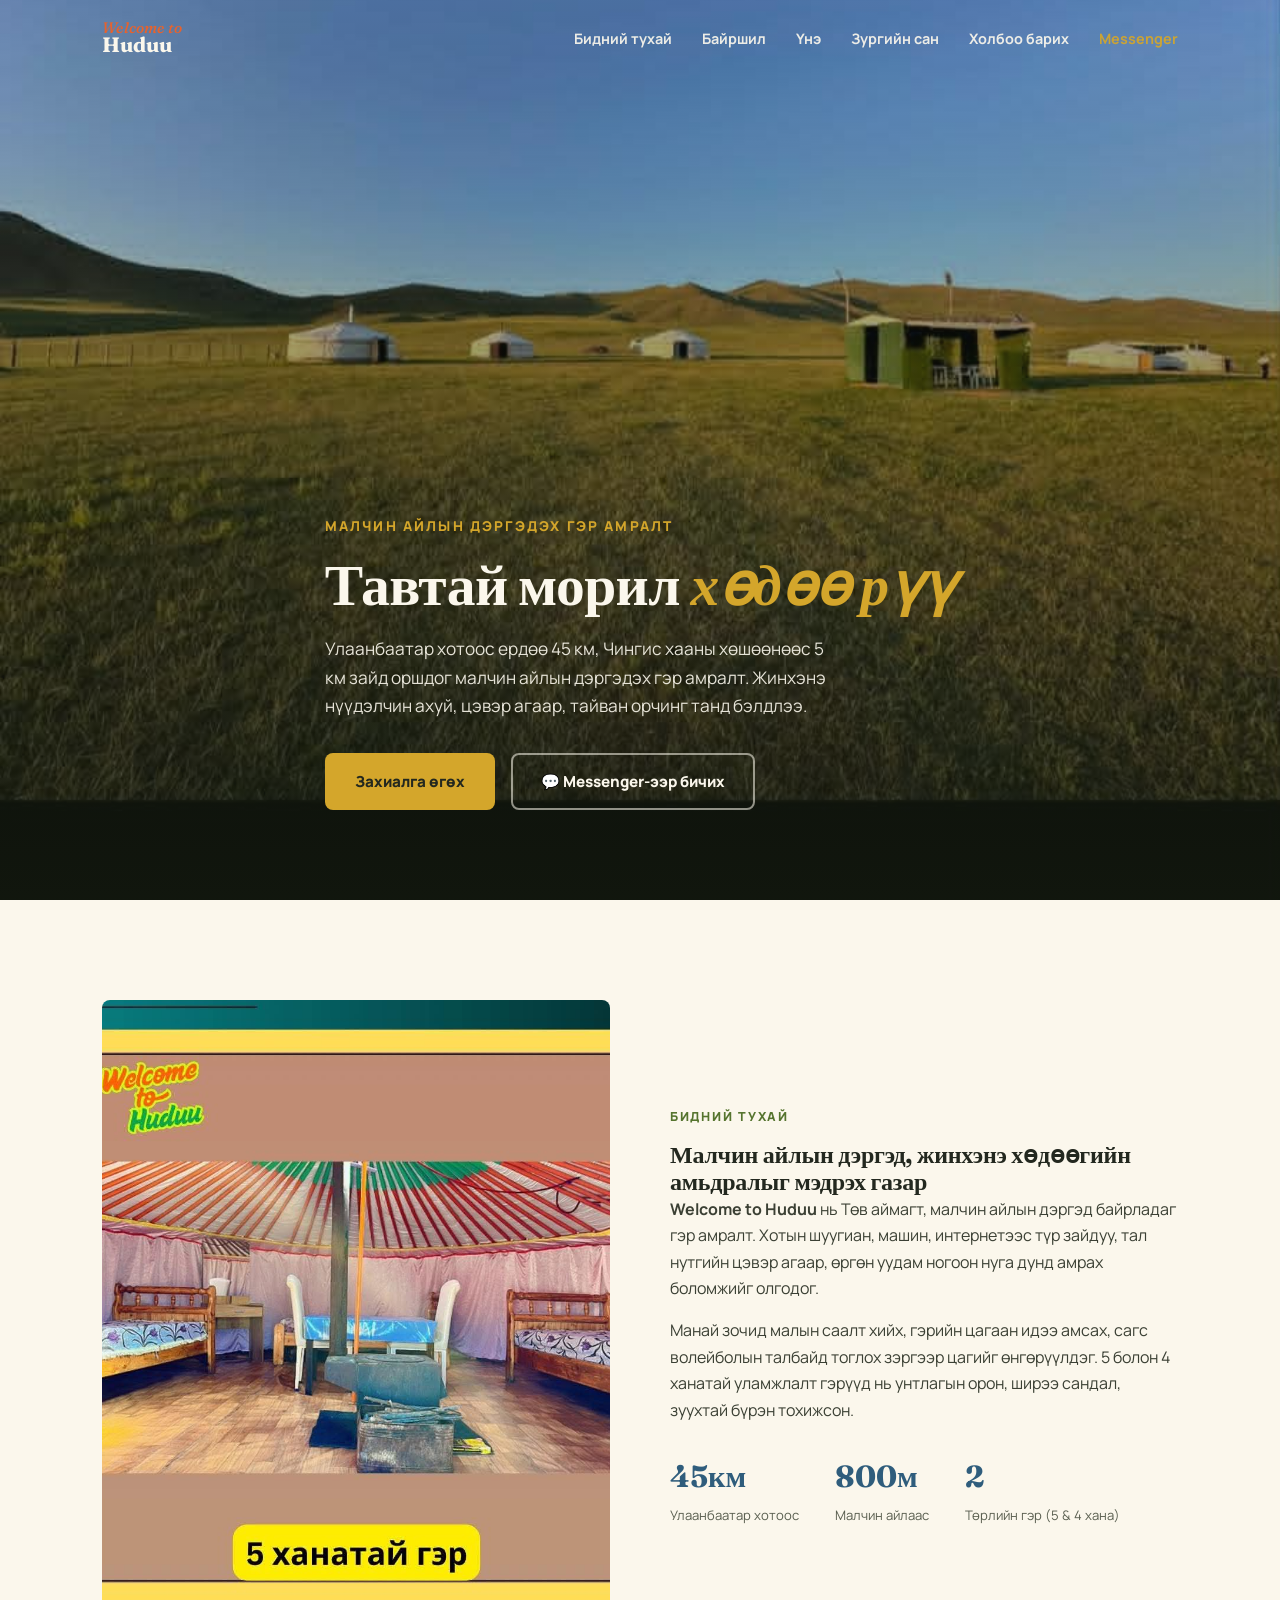
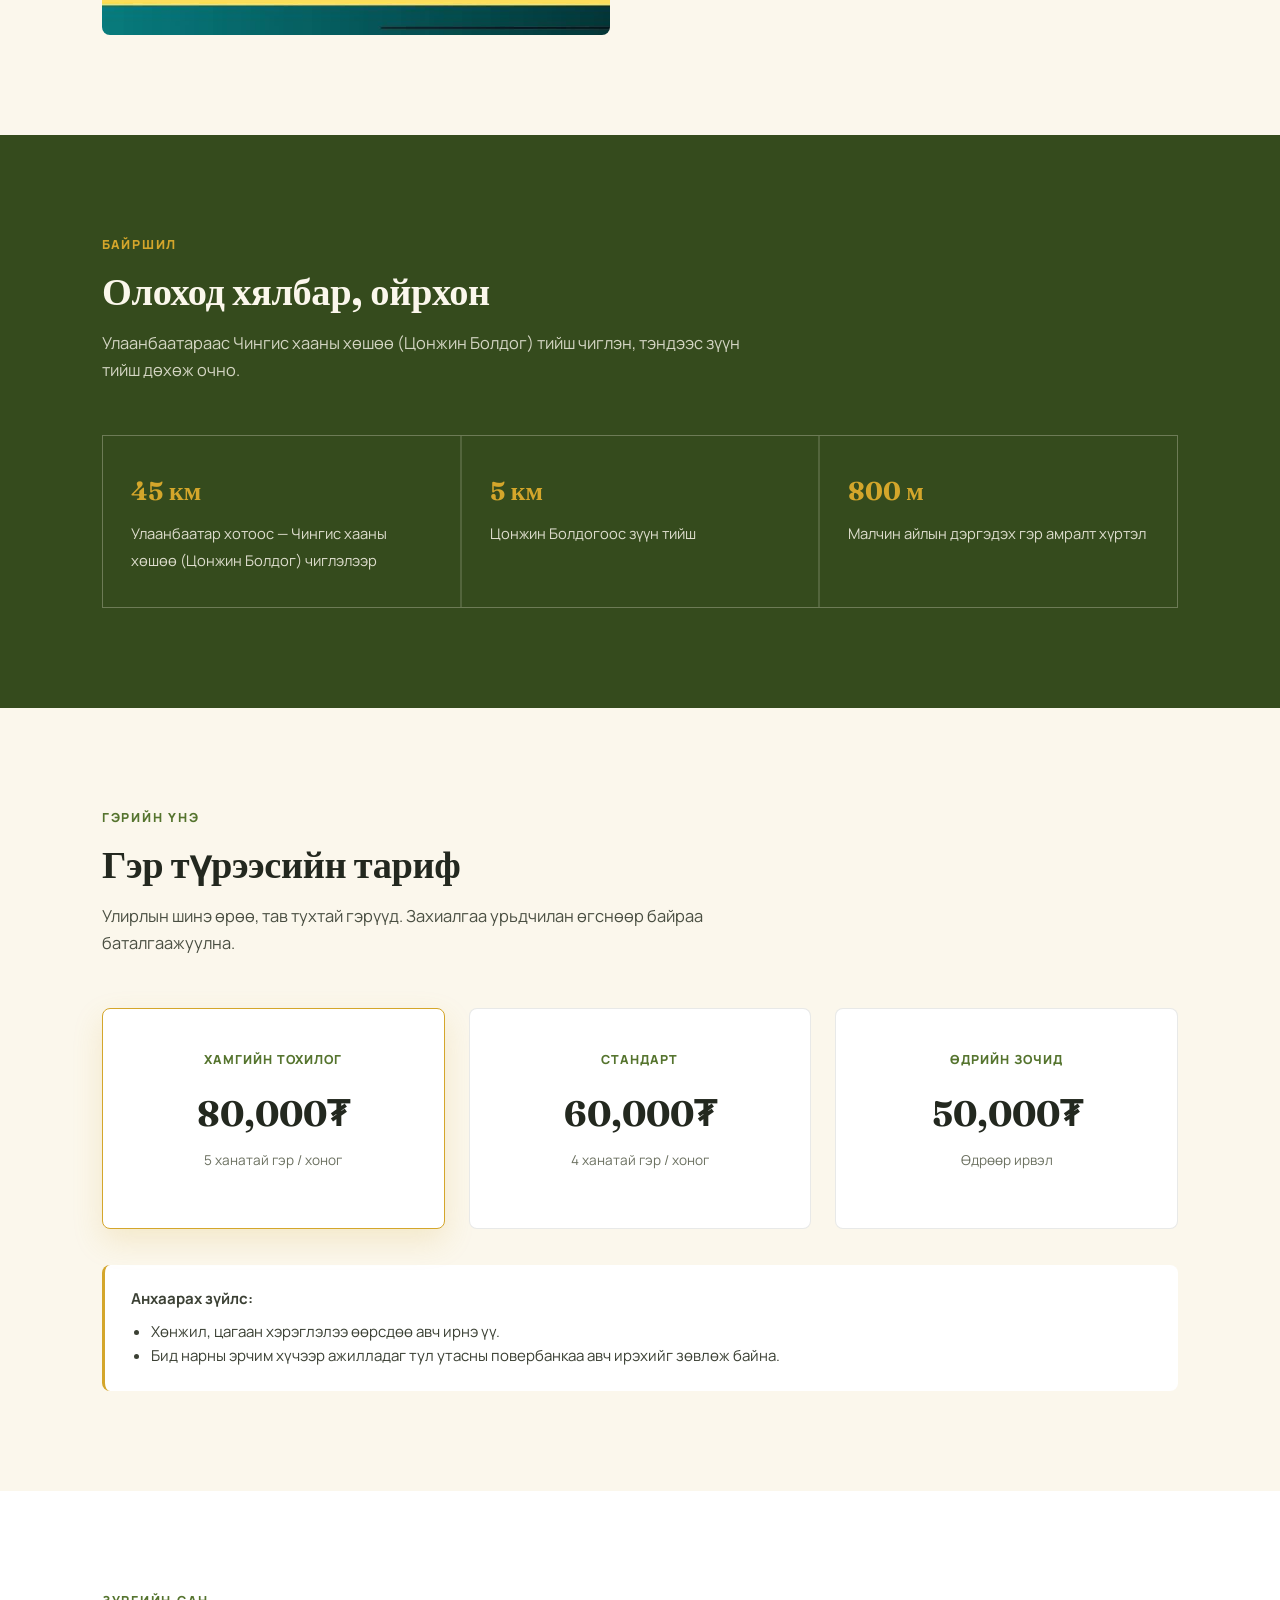
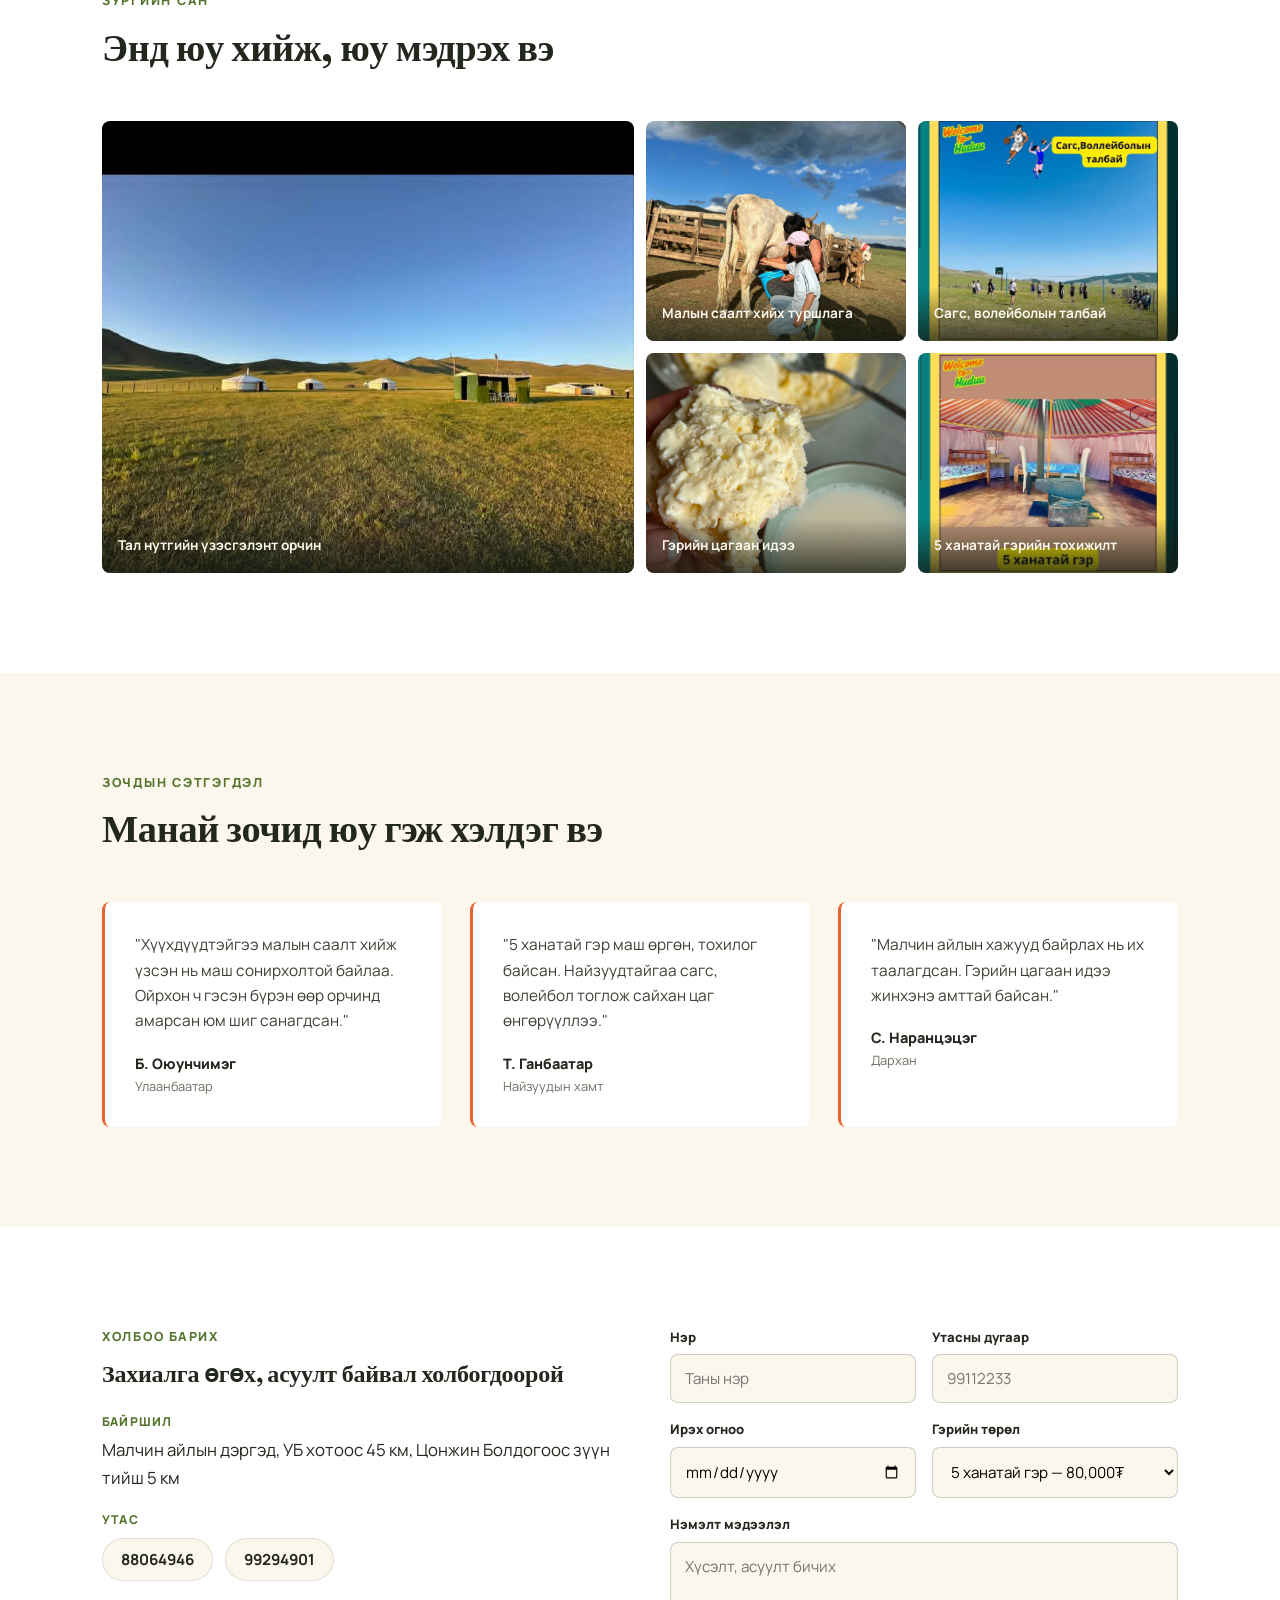
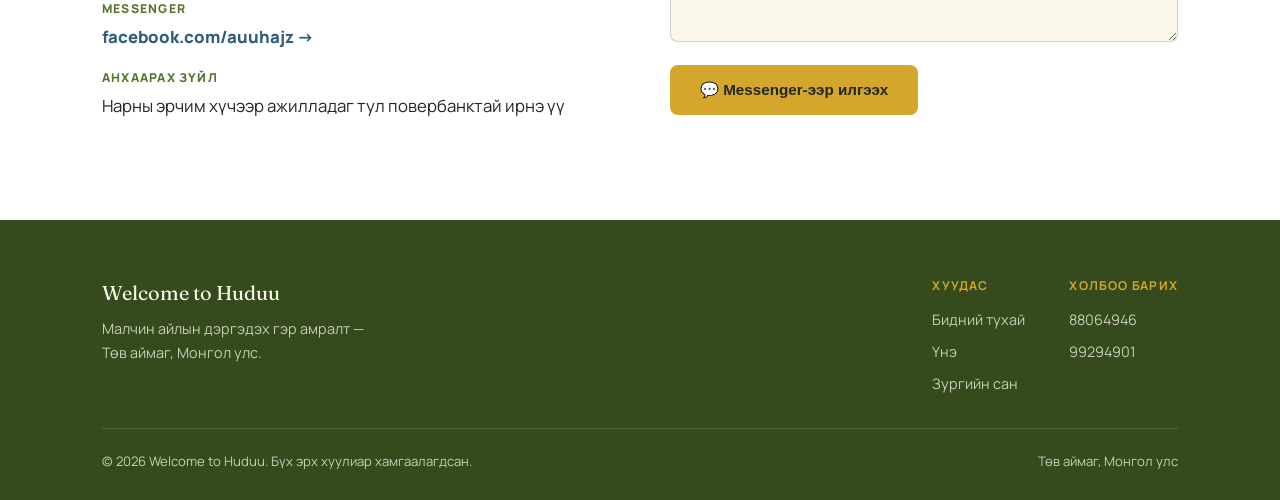
<file: rr.html>
<!DOCTYPE html>
<html lang="mn">
<head>
<meta charset="UTF-8">
<meta name="viewport" content="width=device-width, initial-scale=1.0">
<title>Welcome to Huduu — Малчин айлын дэргэдэх гэр амралт</title>
<link rel="preconnect" href="https://fonts.googleapis.com">
<link rel="preconnect" href="https://fonts.gstatic.com" crossorigin>
<link href="https://fonts.googleapis.com/css2?family=Fraunces:ital,opsz,wght@0,9..144,400;0,9..144,600;0,9..144,700;1,9..144,500&family=Manrope:wght@400;500;600;700;800&display=swap" rel="stylesheet">
<style>
  :root{
    --color-sky:    #2F5D7C;
    --color-grass:  #55742E;
    --color-grass-dark: #354B1D;
    --color-gold:   #D4A62B;
    --color-orange: #E8622C;
    --color-cream:  #FBF7EC;
    --color-ink:    #23281F;
    --radius: 8px;
    --container: 1140px;
  }

  *{ box-sizing:border-box; margin:0; padding:0; }
  html{ scroll-behavior:smooth; }
  body{
    font-family:'Manrope', sans-serif;
    color:var(--color-ink);
    background:var(--color-cream);
    line-height:1.65;
    -webkit-font-smoothing:antialiased;
  }
  h1,h2,h3{ font-family:'Fraunces', serif; font-weight:700; line-height:1.12; letter-spacing:-0.01em; }
  a{ color:inherit; text-decoration:none; }
  img{ display:block; max-width:100%; }
  .container{ max-width:var(--container); margin:0 auto; padding:0 32px; }
  a:focus-visible, button:focus-visible, input:focus-visible, textarea:focus-visible{
    outline:3px solid var(--color-gold); outline-offset:3px;
  }

  /* ---------- NAV ---------- */
  .nav{
    position:fixed; top:0; left:0; right:0; z-index:100;
    padding:20px 0;
    transition: background .35s ease, padding .35s ease, box-shadow .35s ease;
  }
  .nav.scrolled{
    background:rgba(251,247,236,0.94);
    backdrop-filter: blur(6px);
    padding:12px 0;
    box-shadow:0 1px 0 rgba(35,40,31,0.1);
  }
  .nav .container{ display:flex; align-items:center; justify-content:space-between; }
  .brand{ display:flex; flex-direction:column; line-height:1; }
  .brand .l1{ font-family:'Fraunces', serif; font-style:italic; font-weight:500; font-size:0.95rem; color:var(--color-orange); }
  .brand .l2{ font-family:'Fraunces', serif; font-weight:700; font-size:1.3rem; color:var(--color-cream); transition:color .35s ease; }
  .nav.scrolled .brand .l2{ color:var(--color-grass-dark); }
  .nav-links{ display:flex; gap:30px; list-style:none; }
  .nav-links a{ font-size:0.9rem; font-weight:700; color:var(--color-cream); opacity:0.92; transition:color .35s ease; }
  .nav.scrolled .nav-links a{ color:var(--color-ink); }
  .nav-links a:hover{ text-decoration:underline; text-underline-offset:4px; }
  @media (max-width:760px){ .nav-links{ display:none; } }

  /* ---------- HERO ---------- */
  .hero{
    position:relative; min-height:100vh; display:flex; align-items:flex-end;
    background: linear-gradient(180deg, rgba(20,26,16,0.15) 0%, rgba(20,26,16,0.65) 78%, rgba(20,26,16,0.85) 100%),
                url('landscape-gers.jpg') center 60% / cover no-repeat;
  }
  .hero-content{ position:relative; z-index:2; color:var(--color-cream); padding:60px 0 90px; max-width:680px; }
  .eyebrow{ font-size:0.85rem; font-weight:800; letter-spacing:0.16em; text-transform:uppercase; color:var(--color-gold); margin-bottom:16px; display:block; }
  .hero h1{ font-size:clamp(2.2rem, 5vw, 3.6rem); margin-bottom:18px; }
  .hero h1 em{ font-style:italic; color:var(--color-gold); }
  .hero p{ font-size:1.08rem; color:rgba(251,247,236,0.9); max-width:520px; margin-bottom:32px; }
  .btn-row{ display:flex; gap:16px; flex-wrap:wrap; }
  .btn{ display:inline-block; padding:14px 28px; border-radius:var(--radius); font-weight:800; font-size:0.95rem;
        transition: transform .2s ease, box-shadow .2s ease; border:2px solid transparent; cursor:pointer; }
  .btn-primary{ background:var(--color-gold); color:var(--color-ink); }
  .btn-primary:hover{ transform:translateY(-2px); box-shadow:0 8px 20px rgba(212,166,43,0.4); }
  .btn-ghost{ background:transparent; border-color:rgba(251,247,236,0.55); color:var(--color-cream); }
  .btn-ghost:hover{ border-color:var(--color-cream); }

  /* ---------- SECTION HELPERS ---------- */
  section{ padding:100px 0; }
  .section-head{ max-width:640px; margin-bottom:52px; }
  .eyebrow-dark{ font-size:0.78rem; font-weight:800; letter-spacing:0.14em; text-transform:uppercase; color:var(--color-grass); margin-bottom:14px; display:block; }
  .section-head h2{ font-size:clamp(1.7rem, 3.2vw, 2.4rem); }
  .section-head p{ margin-top:16px; color:#4A4F42; font-size:1.03rem; }

  /* ---------- ABOUT ---------- */
  .about-grid{ display:grid; grid-template-columns:1fr 1fr; gap:60px; align-items:center; }
  .about-art{ border-radius:var(--radius); overflow:hidden; aspect-ratio:4/5; }
  .about-art img{ width:100%; height:100%; object-fit:cover; }
  .about-text p{ color:#3B4034; margin-bottom:16px; }
  .stat-row{ display:flex; gap:36px; margin-top:28px; flex-wrap:wrap; }
  .stat b{ font-family:'Fraunces', serif; font-size:1.9rem; display:block; color:var(--color-sky); }
  .stat span{ font-size:0.82rem; color:#5A5F50; }
  @media (max-width:860px){ .about-grid{ grid-template-columns:1fr; } }

  /* ---------- LOCATION ---------- */
  .location{ background:var(--color-grass-dark); color:var(--color-cream); }
  .location .eyebrow-dark{ color:var(--color-gold); }
  .location .section-head p{ color:rgba(251,247,236,0.8); }
  .loc-grid{ display:grid; grid-template-columns:repeat(3,1fr); gap:2px; background:rgba(251,247,236,0.15); border:1px solid rgba(251,247,236,0.15); }
  .loc-card{ background:var(--color-grass-dark); padding:34px 28px; }
  .loc-card b{ font-family:'Fraunces', serif; font-size:1.6rem; color:var(--color-gold); display:block; margin-bottom:8px; }
  .loc-card span{ font-size:0.92rem; color:rgba(251,247,236,0.85); }
  @media (max-width:760px){ .loc-grid{ grid-template-columns:1fr; } }

  /* ---------- PRICING ---------- */
  .pricing{ background:var(--color-cream); }
  .price-grid{ display:grid; grid-template-columns:repeat(3,1fr); gap:24px; }
  .price-card{ background:#fff; border:1px solid rgba(35,40,31,0.1); border-radius:var(--radius); padding:36px 28px; text-align:center; position:relative; }
  .price-card.featured{ border-color:var(--color-gold); box-shadow:0 12px 30px rgba(212,166,43,0.18); }
  .price-card .tag{ font-size:0.78rem; font-weight:800; text-transform:uppercase; letter-spacing:0.08em; color:var(--color-grass); }
  .price-card .amount{ font-family:'Fraunces', serif; font-size:2.2rem; font-weight:700; margin:14px 0 6px; color:var(--color-ink); }
  .price-card .unit{ font-size:0.85rem; color:#6B7060; margin-bottom:20px; display:block; }
  .price-note{ margin-top:36px; background:#fff; border-left:3px solid var(--color-gold); border-radius:var(--radius); padding:22px 26px; font-size:0.94rem; color:#3B4034; }
  .price-note ul{ margin-top:8px; padding-left:20px; }
  @media (max-width:860px){ .price-grid{ grid-template-columns:1fr; } }

  /* ---------- EXPERIENCE / GALLERY ---------- */
  .experience{ background:#fff; }
  .exp-grid{ display:grid; grid-template-columns:repeat(4,1fr); grid-auto-rows:220px; gap:12px; }
  .exp-grid figure{ position:relative; border-radius:var(--radius); overflow:hidden; }
  .exp-grid img{ width:100%; height:100%; object-fit:cover; transition:transform .4s ease; }
  .exp-grid figure:hover img{ transform:scale(1.05); }
  .exp-grid figcaption{
    position:absolute; left:0; right:0; bottom:0;
    padding:16px; font-size:0.85rem; font-weight:700; color:var(--color-cream);
    background:linear-gradient(180deg, rgba(20,26,16,0) 0%, rgba(20,26,16,0.75) 100%);
  }
  .exp-grid figure:nth-child(1){ grid-column:span 2; grid-row:span 2; }
  @media (max-width:860px){
    .exp-grid{ grid-template-columns:repeat(2,1fr); grid-auto-rows:180px; }
    .exp-grid figure:nth-child(1){ grid-column:span 2; grid-row:span 1; }
  }

  /* ---------- TESTIMONIALS ---------- */
  .testimonials{ background:var(--color-cream); }
  .testi-grid{ display:grid; grid-template-columns:repeat(3,1fr); gap:28px; }
  .testi-card{ background:#fff; padding:30px; border-radius:var(--radius); border-left:3px solid var(--color-orange); }
  .testi-card p{ font-size:0.96rem; margin-bottom:18px; color:#3B4034; }
  .testi-name{ font-weight:800; font-size:0.9rem; }
  .testi-role{ font-size:0.8rem; color:#6B7060; }
  @media (max-width:860px){ .testi-grid{ grid-template-columns:1fr; } }

  /* ---------- CONTACT ---------- */
  .contact{ background:#fff; }
  .contact-grid{ display:grid; grid-template-columns:1fr 1fr; gap:60px; }
  .contact-info dl{ margin-top:24px; }
  .contact-info dt{ font-size:0.76rem; text-transform:uppercase; letter-spacing:0.1em; color:var(--color-grass); font-weight:800; margin-top:18px; }
  .contact-info dd{ font-size:1.05rem; margin-top:4px; }
  .phone-row{ display:flex; gap:12px; flex-wrap:wrap; margin-top:8px; }
  .phone-pill{ background:var(--color-cream); border:1px solid rgba(35,40,31,0.12); border-radius:999px; padding:8px 18px; font-weight:700; font-size:0.95rem; }
  form{ display:flex; flex-direction:column; gap:16px; }
  .field-row{ display:grid; grid-template-columns:1fr 1fr; gap:16px; }
  label{ font-size:0.82rem; font-weight:800; margin-bottom:6px; display:block; }
  input, textarea{ width:100%; padding:13px 14px; border-radius:var(--radius); border:1px solid rgba(35,40,31,0.2); background:var(--color-cream); font-family:'Manrope', sans-serif; font-size:0.95rem; }
  textarea{ resize:vertical; min-height:100px; }
  @media (max-width:860px){ .contact-grid{ grid-template-columns:1fr; } .field-row{ grid-template-columns:1fr; } }

  /* ---------- FOOTER ---------- */
  footer{ background:var(--color-grass-dark); color:rgba(251,247,236,0.75); padding:56px 0 28px; }
  .footer-top{ display:flex; justify-content:space-between; flex-wrap:wrap; gap:28px; padding-bottom:32px; border-bottom:1px solid rgba(251,247,236,0.14); }
  .footer-brand{ font-family:'Fraunces', serif; color:var(--color-cream); font-size:1.25rem; margin-bottom:8px; }
  .footer-links{ display:flex; gap:44px; flex-wrap:wrap; }
  .footer-links h4{ font-size:0.76rem; text-transform:uppercase; letter-spacing:0.1em; color:var(--color-gold); margin-bottom:12px; }
  .footer-links ul{ list-style:none; display:flex; flex-direction:column; gap:8px; font-size:0.9rem; }
  .footer-bottom{ display:flex; justify-content:space-between; padding-top:22px; font-size:0.82rem; flex-wrap:wrap; gap:12px; }

  @media (prefers-reduced-motion: reduce){
    html{ scroll-behavior:auto; }
    *{ transition:none !important; }
  }
</style>
</head>
<body>

<nav class="nav" id="nav">
  <div class="container">
    <a class="brand" href="#top">
      <span class="l1">Welcome to</span>
      <span class="l2">Huduu</span>
    </a>
    <ul class="nav-links">
      <li><a href="#about">Бидний тухай</a></li>
      <li><a href="#location">Байршил</a></li>
      <li><a href="#pricing">Үнэ</a></li>
      <li><a href="#experience">Зургийн сан</a></li>
      <li><a href="#contact">Холбоо барих</a></li>
      <li><a href="https://m.me/auuhajz" target="_blank" rel="noopener" style="color:var(--color-gold);">Messenger</a></li>
    </ul>
  </div>
</nav>

<header class="hero" id="top">
  <div class="container hero-content">
    <span class="eyebrow">Малчин айлын дэргэдэх гэр амралт</span>
    <h1>Тавтай морил <em>хөдөө рүү</em></h1>
    <p>Улаанбаатар хотоос ердөө 45 км, Чингис хааны хөшөөнөөс 5 км зайд оршдог малчин айлын дэргэдэх гэр амралт. Жинхэнэ нүүдэлчин ахуй, цэвэр агаар, тайван орчинг танд бэлдлээ.</p>
    <div class="btn-row">
      <a href="#contact" class="btn btn-primary">Захиалга өгөх</a>
      <a href="https://m.me/auuhajz" target="_blank" rel="noopener" class="btn btn-ghost">💬 Messenger-ээр бичих</a>
    </div>
  </div>
</header>

<section class="about" id="about">
  <div class="container about-grid">
    <div class="about-art">
      <img src="ger-interior.jpg" alt="5 ханатай гэрийн дотоод тохижилт" loading="lazy">
    </div>
    <div class="about-text">
      <span class="eyebrow-dark">Бидний тухай</span>
      <h2>Малчин айлын дэргэд, жинхэнэ хөдөөгийн амьдралыг мэдрэх газар</h2>
      <p><strong>Welcome to Huduu</strong> нь Төв аймагт, малчин айлын дэргэд байрладаг гэр амралт. Хотын шуугиан, машин, интернетээс түр зайдуу, тал нутгийн цэвэр агаар, өргөн уудам ногоон нуга дунд амрах боломжийг олгодог.</p>
      <p>Манай зочид малын саалт хийх, гэрийн цагаан идээ амсах, сагс волейболын талбайд тоглох зэргээр цагийг өнгөрүүлдэг. 5 болон 4 ханатай уламжлалт гэрүүд нь унтлагын орон, ширээ сандал, зуухтай бүрэн тохижсон.</p>
      <div class="stat-row">
        <div class="stat"><b>45км</b><span>Улаанбаатар хотоос</span></div>
        <div class="stat"><b>800м</b><span>Малчин айлаас</span></div>
        <div class="stat"><b>2</b><span>Төрлийн гэр (5 & 4 хана)</span></div>
      </div>
    </div>
  </div>
</section>

<section class="location" id="location">
  <div class="container">
    <div class="section-head">
      <span class="eyebrow-dark">Байршил</span>
      <h2>Олоход хялбар, ойрхон</h2>
      <p>Улаанбаатараас Чингис хааны хөшөө (Цонжин Болдог) тийш чиглэн, тэндээс зүүн тийш дөхөж очно.</p>
    </div>
    <div class="loc-grid">
      <div class="loc-card">
        <b>45 км</b>
        <span>Улаанбаатар хотоос — Чингис хааны хөшөө (Цонжин Болдог) чиглэлээр</span>
      </div>
      <div class="loc-card">
        <b>5 км</b>
        <span>Цонжин Болдогоос зүүн тийш</span>
      </div>
      <div class="loc-card">
        <b>800 м</b>
        <span>Малчин айлын дэргэдэх гэр амралт хүртэл</span>
      </div>
    </div>
  </div>
</section>

<section class="pricing" id="pricing">
  <div class="container">
    <div class="section-head">
      <span class="eyebrow-dark">Гэрийн үнэ</span>
      <h2>Гэр түрээсийн тариф</h2>
      <p>Улирлын шинэ өрөө, тав тухтай гэрүүд. Захиалгаа урьдчилан өгснөөр байраа баталгаажуулна.</p>
    </div>
    <div class="price-grid">
      <div class="price-card featured">
        <span class="tag">Хамгийн тохилог</span>
        <div class="amount">80,000₮</div>
        <span class="unit">5 ханатай гэр / хоног</span>
      </div>
      <div class="price-card">
        <span class="tag">Стандарт</span>
        <div class="amount">60,000₮</div>
        <span class="unit">4 ханатай гэр / хоног</span>
      </div>
      <div class="price-card">
        <span class="tag">Өдрийн зочид</span>
        <div class="amount">50,000₮</div>
        <span class="unit">Өдрөөр ирвэл</span>
      </div>
    </div>
    <div class="price-note">
      <strong>Анхаарах зүйлс:</strong>
      <ul>
        <li>Хөнжил, цагаан хэрэглэлээ өөрсдөө авч ирнэ үү.</li>
        <li>Бид нарны эрчим хүчээр ажилладаг тул утасны повербанкаа авч ирэхийг зөвлөж байна.</li>
      </ul>
    </div>
  </div>
</section>

<section class="experience" id="experience">
  <div class="container">
    <div class="section-head">
      <span class="eyebrow-dark">Зургийн сан</span>
      <h2>Энд юу хийж, юу мэдрэх вэ</h2>
    </div>
    <div class="exp-grid">
      <figure>
        <img src="landscape-gers.jpg" alt="Тал нутагт байрлах гэрийн бааз, наран жаргалт" loading="lazy">
        <figcaption>Тал нутгийн үзэсгэлэнт орчин</figcaption>
      </figure>
      <figure>
        <img src="milking-cow.jpg" alt="Малын саалт хийж буй зочид" loading="lazy">
        <figcaption>Малын саалт хийх туршлага</figcaption>
      </figure>
      <figure>
        <img src="sports-court.jpg" alt="Сагс, волейболын талбай" loading="lazy">
        <figcaption>Сагс, волейболын талбай</figcaption>
      </figure>
      <figure>
        <img src="urum-food.jpg" alt="Гэрийн цагаан идээ, өрөм" loading="lazy">
        <figcaption>Гэрийн цагаан идээ</figcaption>
      </figure>
      <figure>
        <img src="ger-interior.jpg" alt="5 ханатай гэрийн дотоод" loading="lazy">
        <figcaption>5 ханатай гэрийн тохижилт</figcaption>
      </figure>
    </div>
  </div>
</section>

<section class="testimonials">
  <div class="container">
    <div class="section-head">
      <span class="eyebrow-dark">Зочдын сэтгэгдэл</span>
      <h2>Манай зочид юу гэж хэлдэг вэ</h2>
    </div>
    <div class="testi-grid">
      <div class="testi-card">
        <p>"Хүүхдүүдтэйгээ малын саалт хийж үзсэн нь маш сонирхолтой байлаа. Ойрхон ч гэсэн бүрэн өөр орчинд амарсан юм шиг санагдсан."</p>
        <div class="testi-name">Б. Оюунчимэг</div>
        <div class="testi-role">Улаанбаатар</div>
      </div>
      <div class="testi-card">
        <p>"5 ханатай гэр маш өргөн, тохилог байсан. Найзуудтайгаа сагс, волейбол тоглож сайхан цаг өнгөрүүллээ."</p>
        <div class="testi-name">Т. Ганбаатар</div>
        <div class="testi-role">Найзуудын хамт</div>
      </div>
      <div class="testi-card">
        <p>"Малчин айлын хажууд байрлах нь их таалагдсан. Гэрийн цагаан идээ жинхэнэ амттай байсан."</p>
        <div class="testi-name">С. Наранцэцэг</div>
        <div class="testi-role">Дархан</div>
      </div>
    </div>
  </div>
</section>

<section class="contact" id="contact">
  <div class="container contact-grid">
    <div class="contact-info">
      <span class="eyebrow-dark">Холбоо барих</span>
      <h2>Захиалга өгөх, асуулт байвал холбогдоорой</h2>
      <dl>
        <dt>Байршил</dt>
        <dd>Малчин айлын дэргэд, УБ хотоос 45 км, Цонжин Болдогоос зүүн тийш 5 км</dd>
        <dt>Утас</dt>
        <dd>
          <div class="phone-row">
            <span class="phone-pill">88064946</span>
            <span class="phone-pill">99294901</span>
          </div>
        </dd>
        <dt>Messenger</dt>
        <dd><a href="https://m.me/auuhajz" target="_blank" rel="noopener" style="font-weight:800; color:var(--color-sky);">facebook.com/auuhajz →</a></dd>
        <dt>Анхаарах зүйл</dt>
        <dd>Нарны эрчим хүчээр ажилладаг тул повербанктай ирнэ үү</dd>
      </dl>
    </div>
    <form id="bookingForm">
      <div class="field-row">
        <div>
          <label for="name">Нэр</label>
          <input id="name" name="name" type="text" placeholder="Таны нэр" required>
        </div>
        <div>
          <label for="phone">Утасны дугаар</label>
          <input id="phone" name="phone" type="tel" placeholder="99112233" required>
        </div>
      </div>
      <div class="field-row">
        <div>
          <label for="date">Ирэх огноо</label>
          <input id="date" name="date" type="date">
        </div>
        <div>
          <label for="gerType">Гэрийн төрөл</label>
          <select id="gerType" name="gerType" style="width:100%; padding:13px 14px; border-radius:8px; border:1px solid rgba(35,40,31,0.2); background:var(--color-cream); font-family:'Manrope',sans-serif; font-size:0.95rem;">
            <option value="5-wall">5 ханатай гэр — 80,000₮</option>
            <option value="4-wall">4 ханатай гэр — 60,000₮</option>
            <option value="day">Өдрөөр — 50,000₮</option>
          </select>
        </div>
      </div>
      <div>
        <label for="message">Нэмэлт мэдээлэл</label>
        <textarea id="message" name="message" placeholder="Хүсэлт, асуулт бичих"></textarea>
      </div>
      <button type="submit" class="btn btn-primary" style="align-self:flex-start;">💬 Messenger-ээр илгээх</button>
    </form>

    <!-- Paste instruction overlay -->
    <div id="pasteOverlay" style="display:none; position:fixed; inset:0; z-index:1000; background:rgba(27,33,30,0.75); align-items:center; justify-content:center; padding:20px;">
      <div style="background:#fff; border-radius:12px; padding:40px 32px; max-width:420px; text-align:center; box-shadow:0 20px 60px rgba(0,0,0,0.3);">
        <div style="font-size:3rem; margin-bottom:16px;">📋 ➜ 💬</div>
        <h3 style="font-size:1.3rem; margin-bottom:14px; color:var(--color-ink);">Мэдээлэл хуулагдлаа!</h3>
        <p style="font-size:1.05rem; color:#3B4034; margin-bottom:6px;">Messenger нээгдэнэ. Тэнд зурвасын мөрөн дээр дараад:</p>
        <p style="font-size:1.6rem; font-weight:800; color:var(--color-orange); margin:18px 0; letter-spacing:0.02em;">Ctrl + V</p>
        <p style="font-size:1.05rem; color:#3B4034; margin-bottom:24px;">дараад <strong>Илгээх</strong> товч дарна уу.</p>
        <button id="pasteOverlayClose" class="btn btn-primary" style="width:100%;">Ойлголоо, үргэлжлүүлэх</button>
      </div>
    </div>
  </div>
</section>

<footer>
  <div class="container">
    <div class="footer-top">
      <div>
        <div class="footer-brand">Welcome to Huduu</div>
        <p style="max-width:280px; font-size:0.9rem;">Малчин айлын дэргэдэх гэр амралт — Төв аймаг, Монгол улс.</p>
      </div>
      <div class="footer-links">
        <div>
          <h4>Хуудас</h4>
          <ul>
            <li><a href="#about">Бидний тухай</a></li>
            <li><a href="#pricing">Үнэ</a></li>
            <li><a href="#experience">Зургийн сан</a></li>
          </ul>
        </div>
        <div>
          <h4>Холбоо барих</h4>
          <ul>
            <li>88064946</li>
            <li>99294901</li>
          </ul>
        </div>
      </div>
    </div>
    <div class="footer-bottom">
      <span>© 2026 Welcome to Huduu. Бүх эрх хуулиар хамгаалагдсан.</span>
      <span>Төв аймаг, Монгол улс</span>
    </div>
  </div>
</footer>

<script>
  const nav = document.getElementById('nav');
  window.addEventListener('scroll', () => {
    nav.classList.toggle('scrolled', window.scrollY > 40);
  });

  const form = document.getElementById('bookingForm');
  const MESSENGER_USERNAME = 'auuhajz'; // facebook.com/auuhajz
  const pasteOverlay = document.getElementById('pasteOverlay');
  const pasteOverlayClose = document.getElementById('pasteOverlayClose');

  form.addEventListener('submit', async (e) => {
    e.preventDefault();
    const name = document.getElementById('name').value || 'Зочин';
    const phone = document.getElementById('phone').value || '-';
    const date = document.getElementById('date').value || '-';
    const gerTypeSelect = document.getElementById('gerType');
    const gerType = gerTypeSelect.options[gerTypeSelect.selectedIndex].text;
    const message = document.getElementById('message').value || '-';

    const summary =
      `Сайн байна уу, захиалга хийе.\n` +
      `Нэр: ${name}\n` +
      `Утас: ${phone}\n` +
      `Ирэх огноо: ${date}\n` +
      `Гэрийн төрөл: ${gerType}\n` +
      `Нэмэлт: ${message}`;

    try {
      await navigator.clipboard.writeText(summary);
    } catch (err) {
      // Clipboard failed silently — overlay instructions still guide the user.
    }

    pasteOverlay.style.display = 'flex';
  });

  pasteOverlayClose.addEventListener('click', () => {
    pasteOverlay.style.display = 'none';
    window.open(`https://m.me/${MESSENGER_USERNAME}`, '_blank', 'noopener');
    form.reset();
  });
</script>

</body>
</html>
</file>
